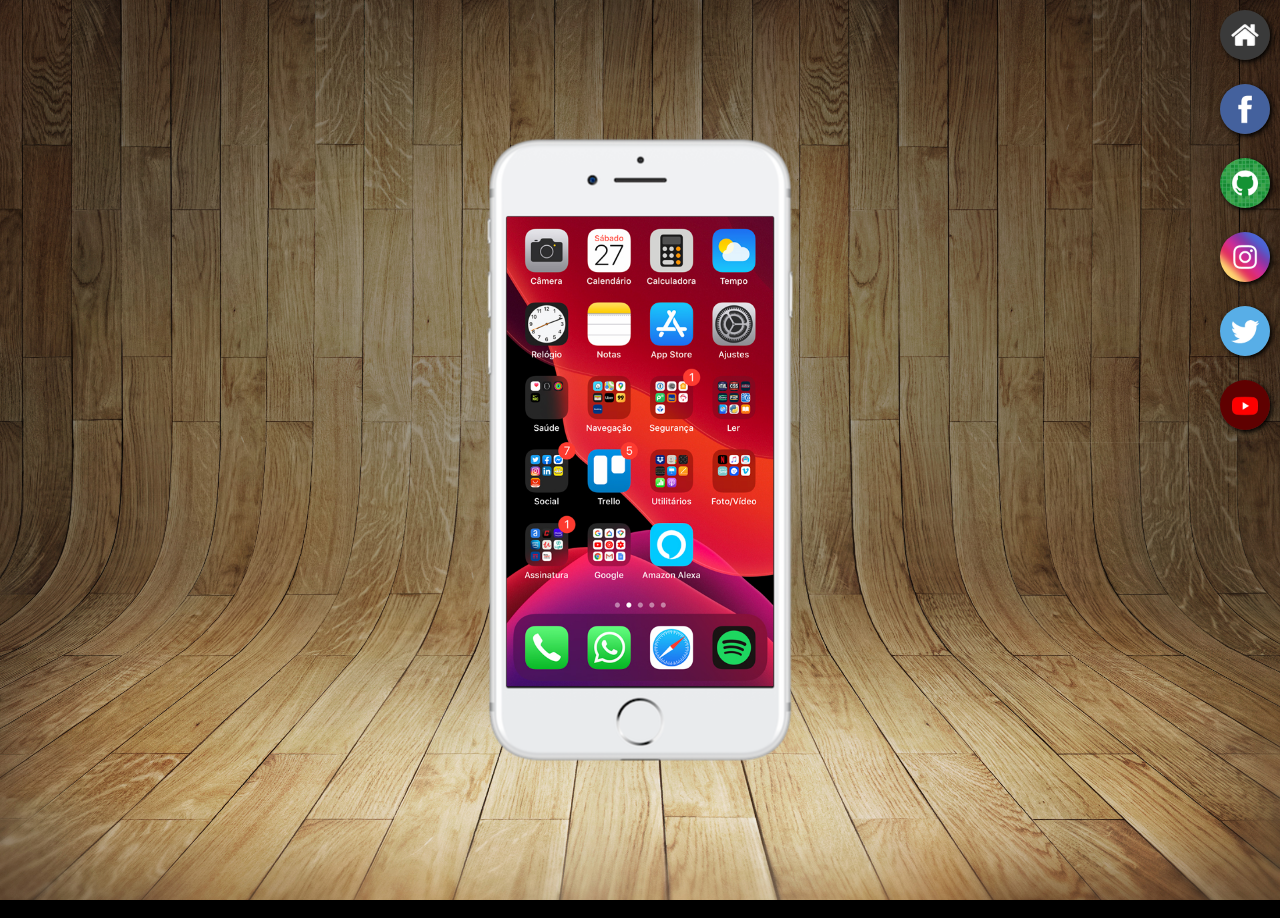
<file: index.html>
<!DOCTYPE html>
<html lang="pt-br">
<head>
    <meta charset="UTF-8">
    <meta http-equiv="X-UA-Compatible" content="IE=edge">
    <meta name="viewport" content="width=device-width, initial-scale=1.0">
    <title>Projeto Redes Sociais</title>
    <link rel="shortcut icon" href="favicon.ico" type="image/x-icon">
<link rel="stylesheet" href="style.css">
</head>
<body>
    <main>
        <section id="telefone">
            <iframe src="home.html" name="tela" id="tela" frameborder="0">
                Seu navegador não é compativel com isso. <!-- só aparece se o navegador não carregar o iframe -->
            </iframe>
        </section>

        <section id="redes-sociais">
            <a href="home.html" target="tela"><img src="imagens/logo-home.jpg" alt=""></a><br>
            <a href="facebook.html" target="tela"><img src="imagens/logo-facebook.jpg" alt="" ></a><br>
            <a href="github.html" target="tela"><img src="imagens/logo-github.jpg" alt=""></a><br>
            <a href="instagram.html" target="tela"><img src="imagens/logo-instagram.jpg" alt=""></a><br>
            <a href="twiter.html" target="tela"><img src="imagens/logo-twitter.jpg" alt=""></a><br>
            <a href="youtube.html" target="tela"><img src="imagens/logo-youtube.jpg" alt=""></a>
        </section>
    </main>
</body>
</html>
<!--para criar a imagem comprida usar o gimp, e cola uma imagem em baixo da outra, tire print das telas que vc vai precisar pelo celular, aumentar o tamanho da imagem pra ir colando uma abaixo da outra.-->>
</file>
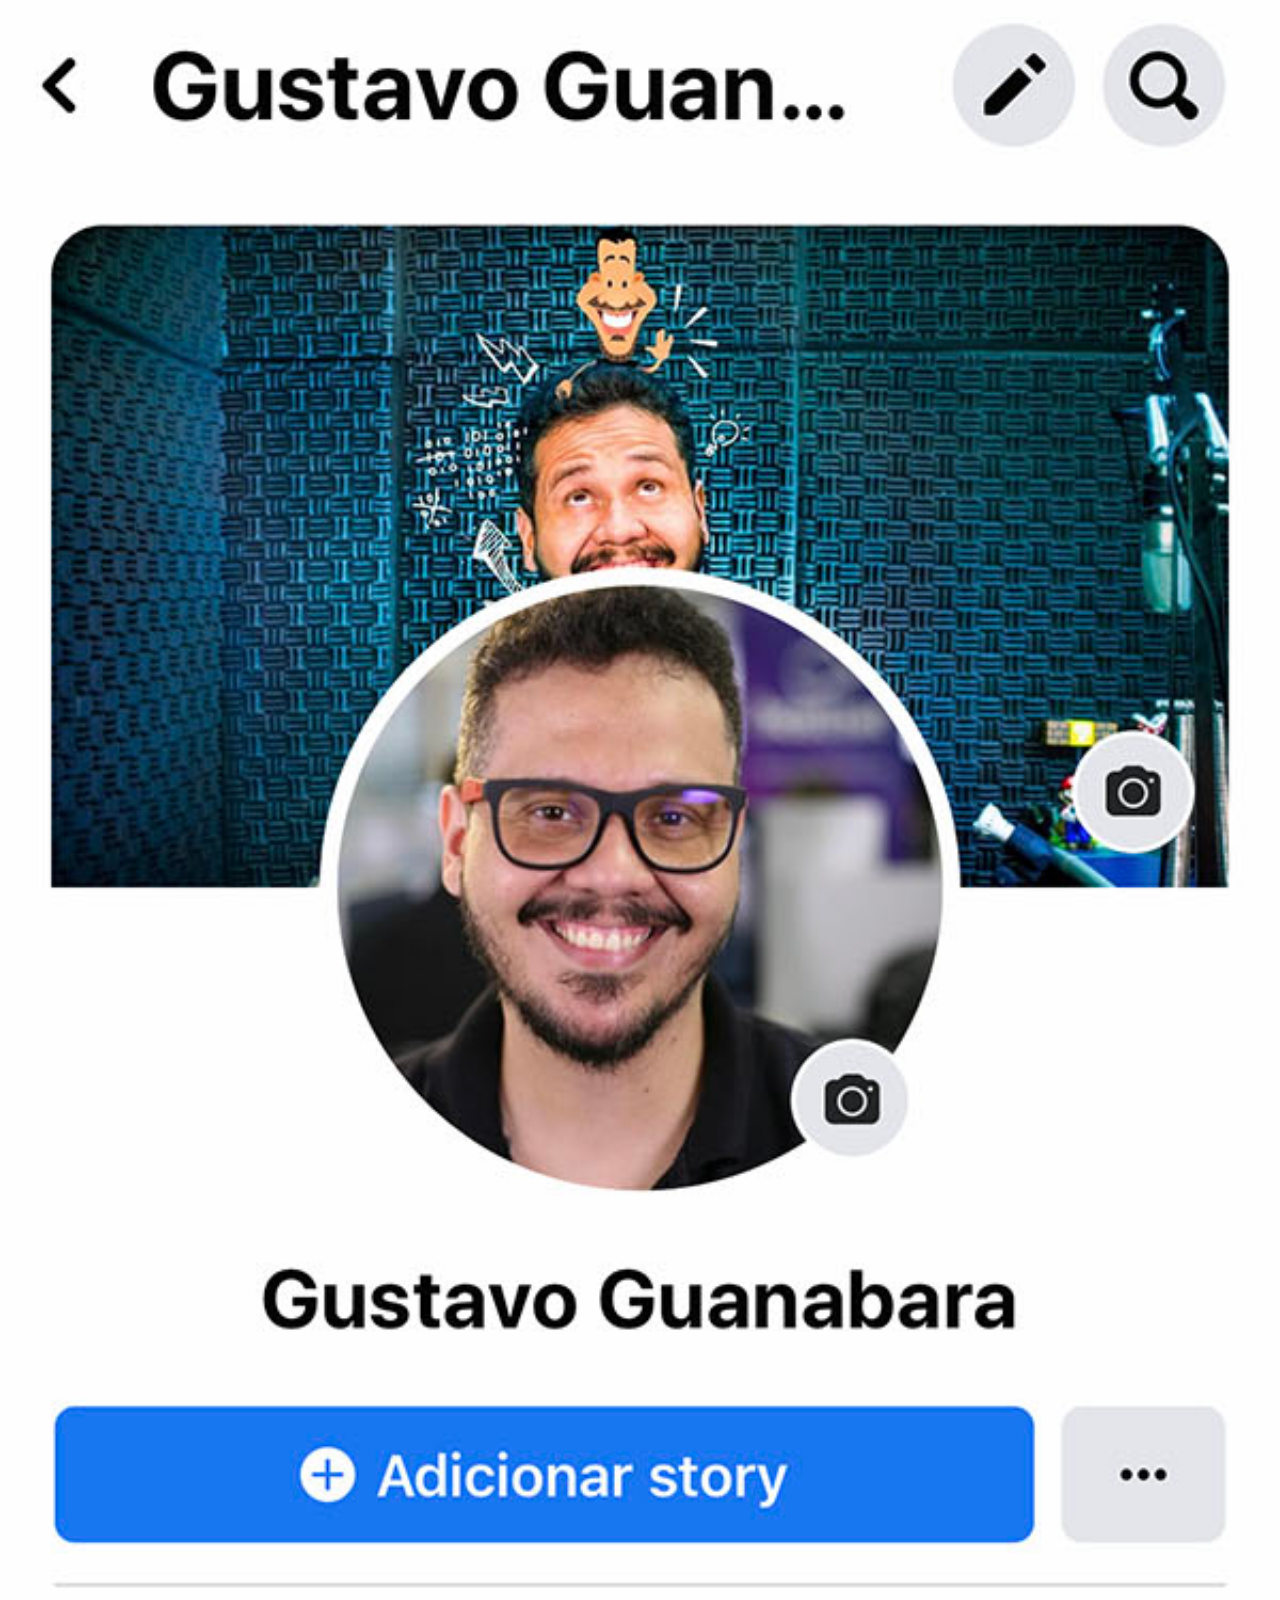
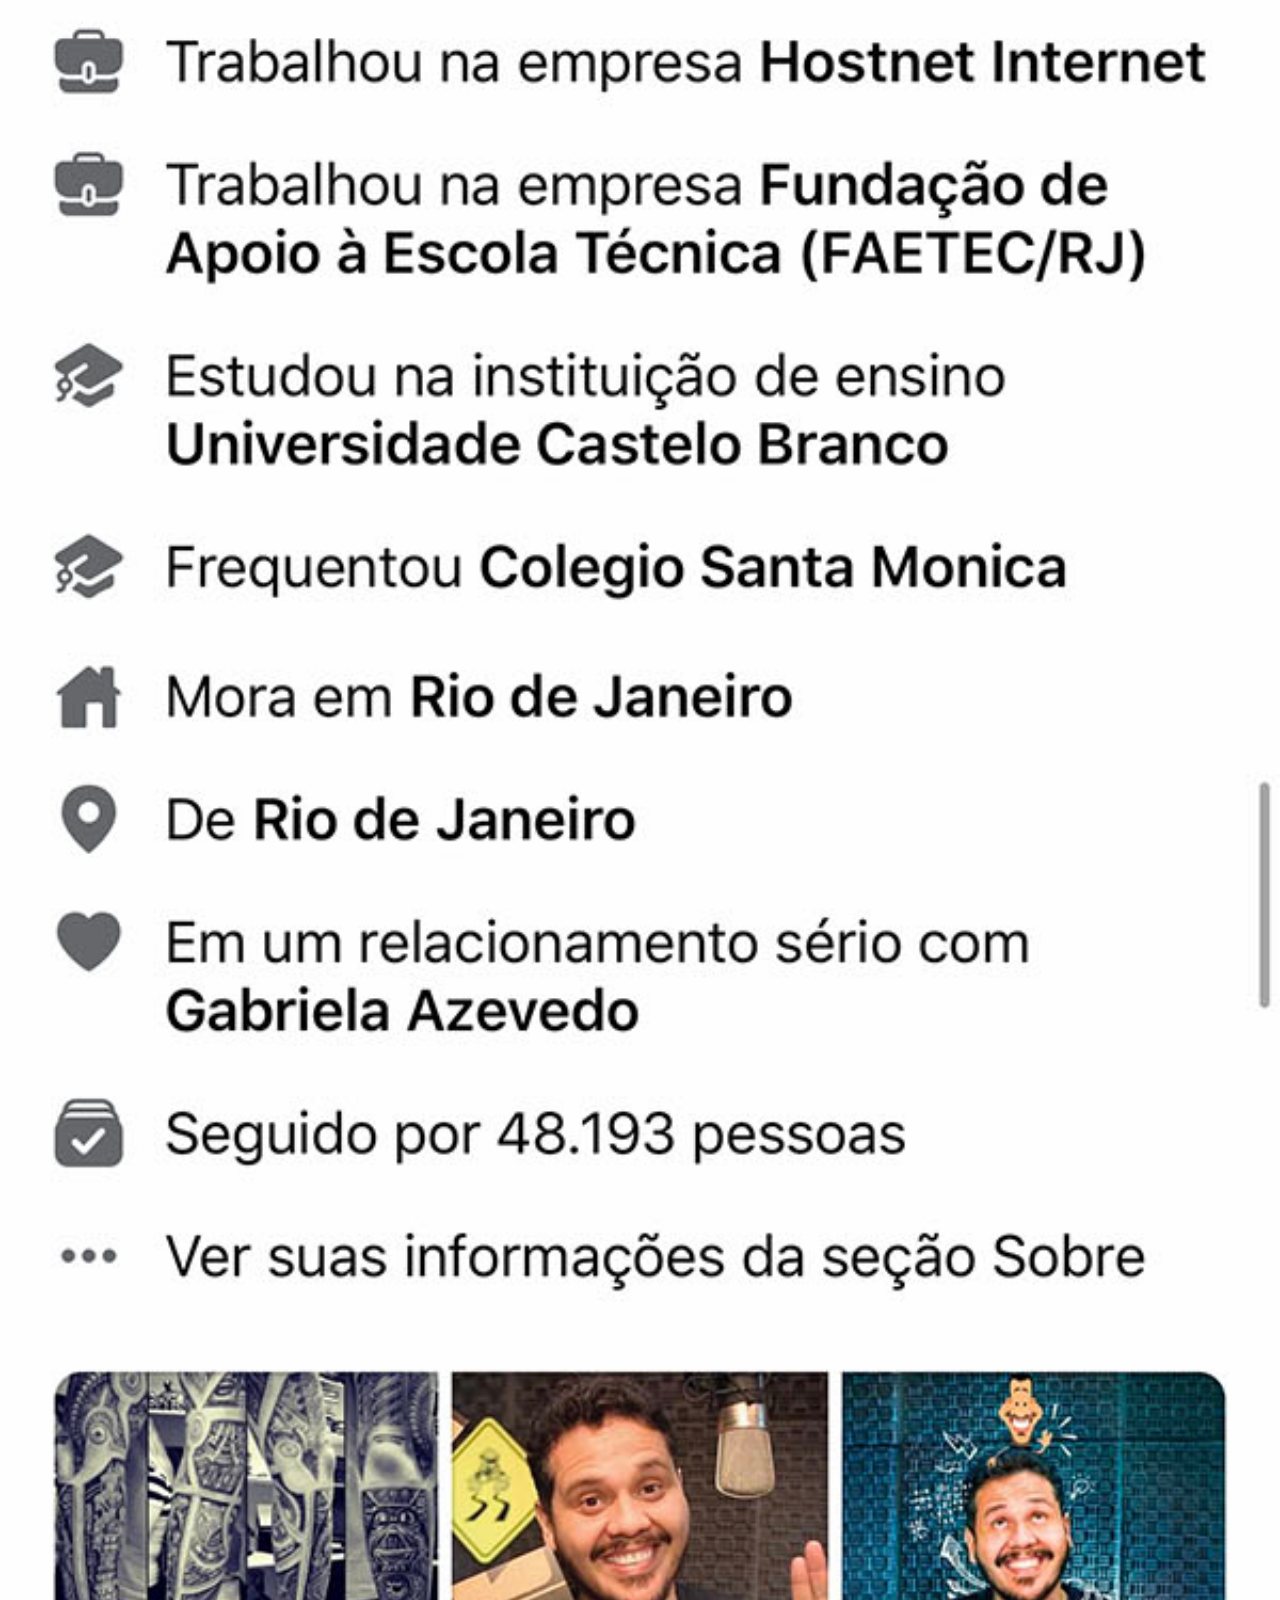
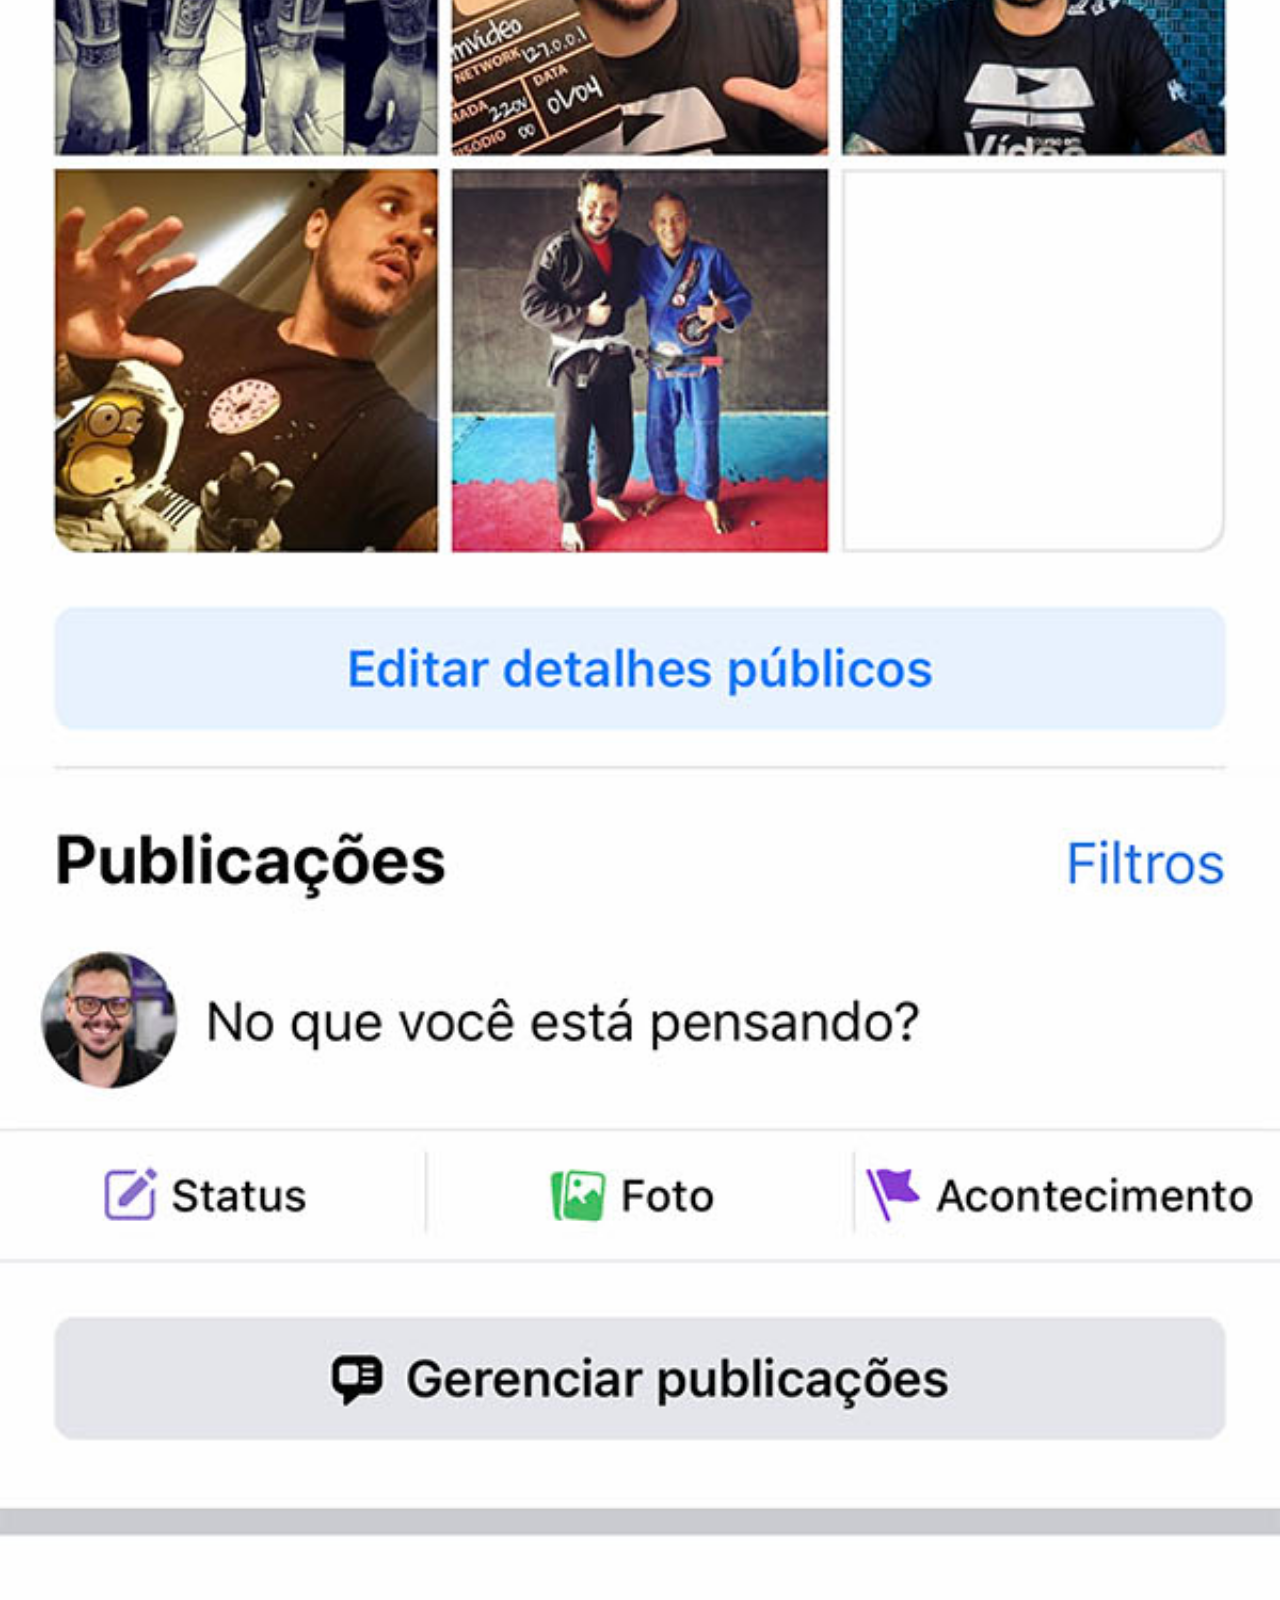
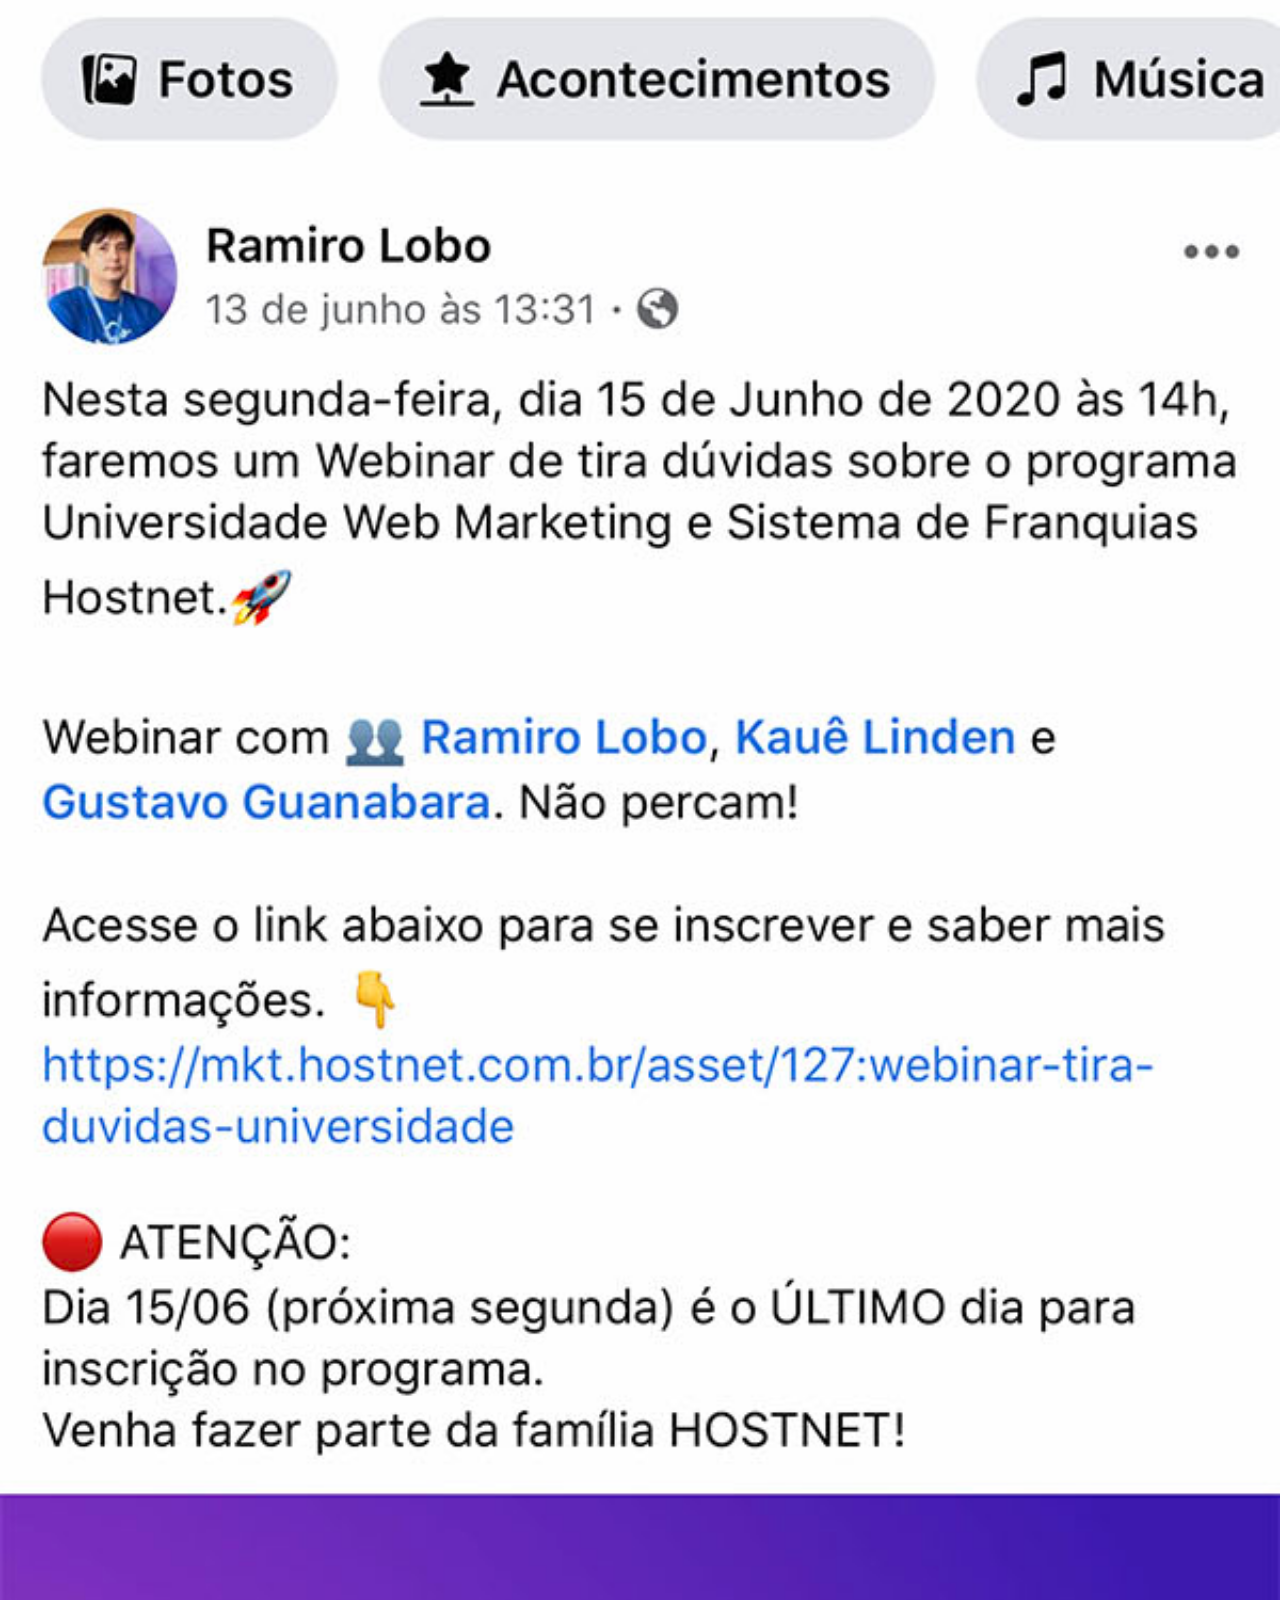
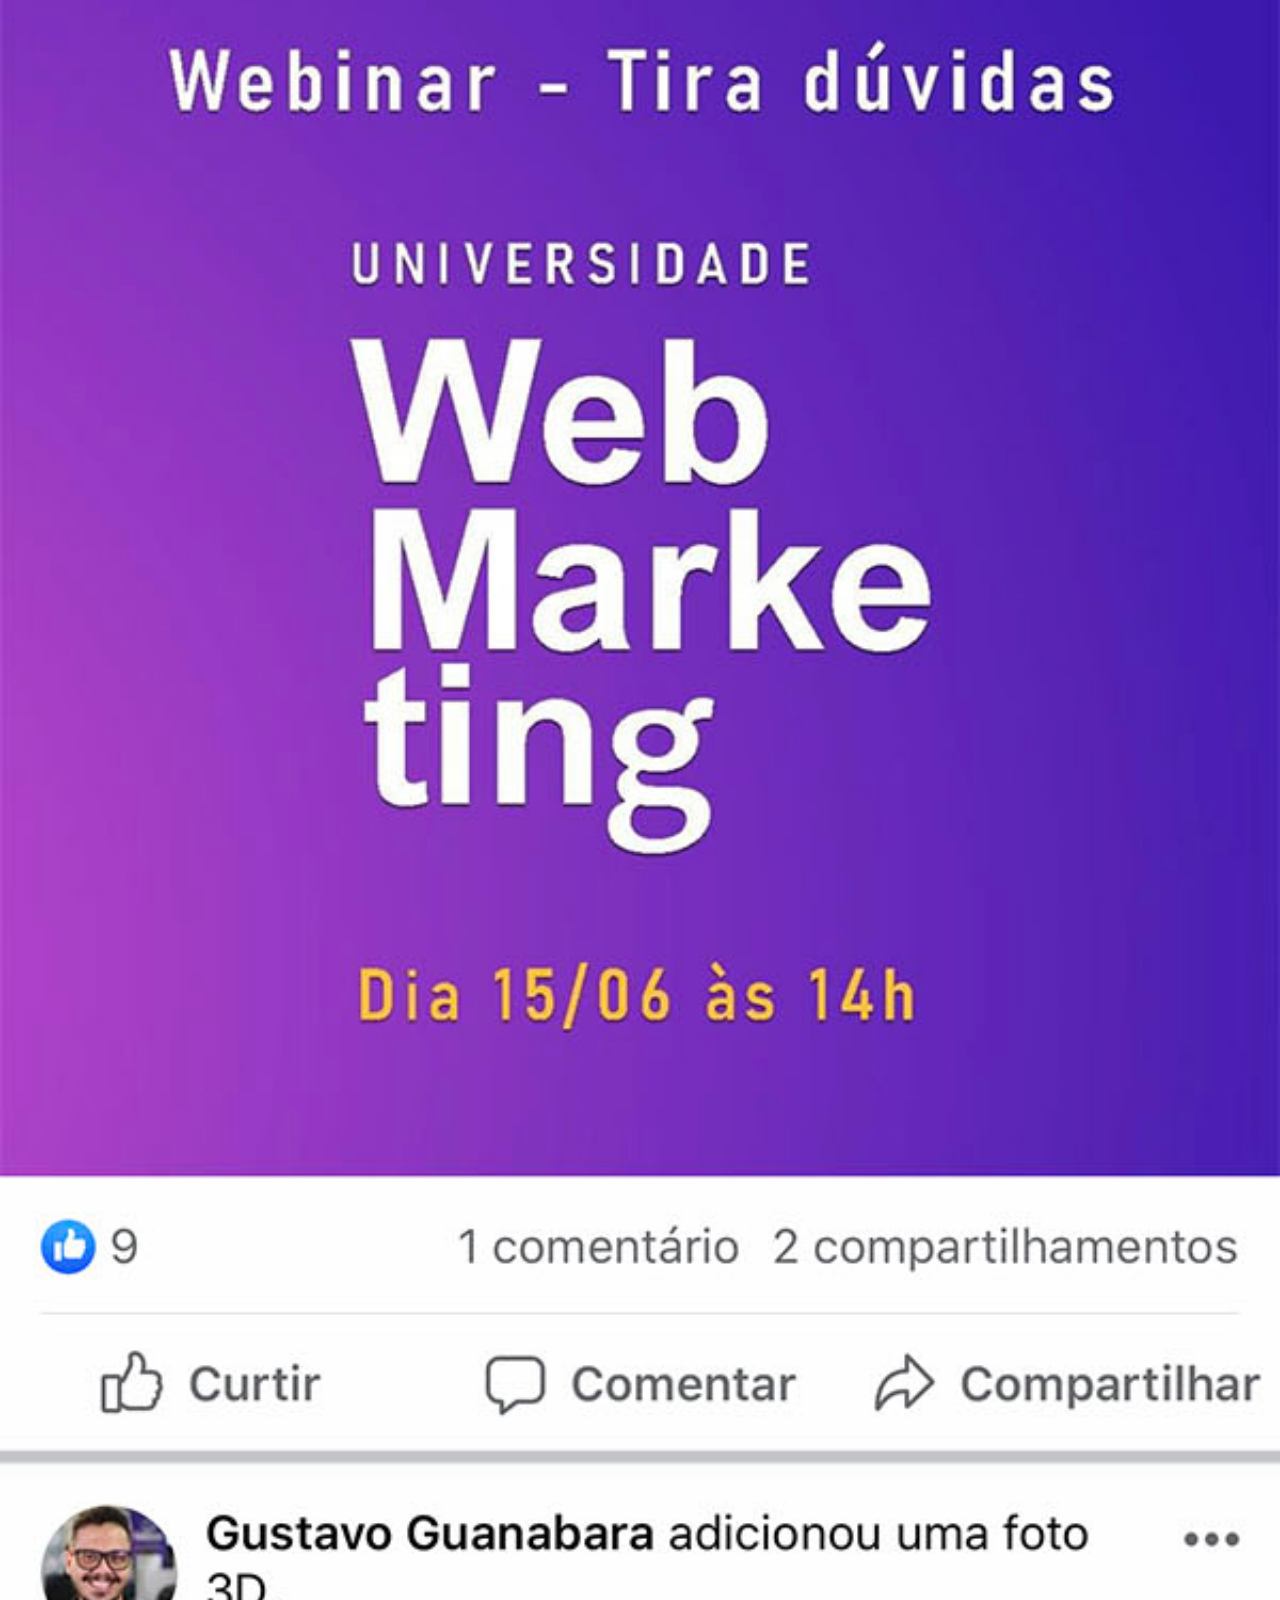
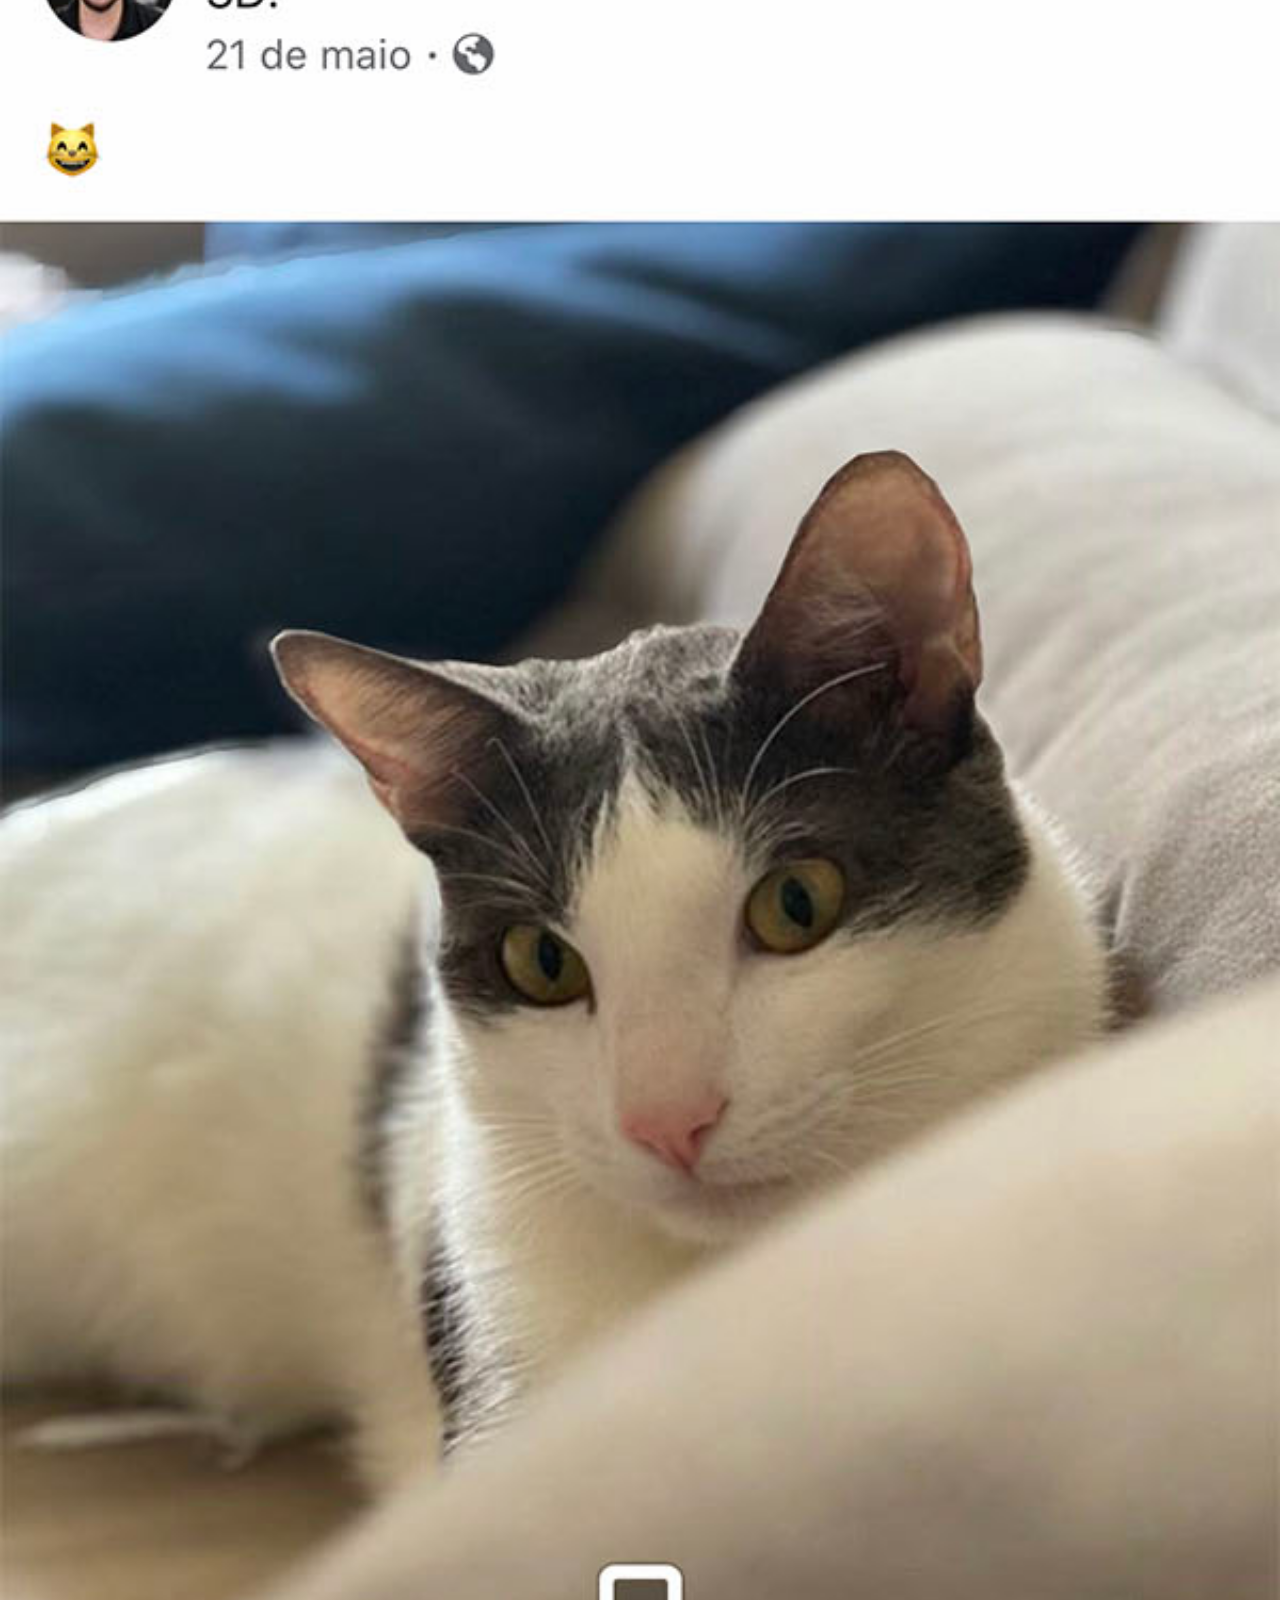
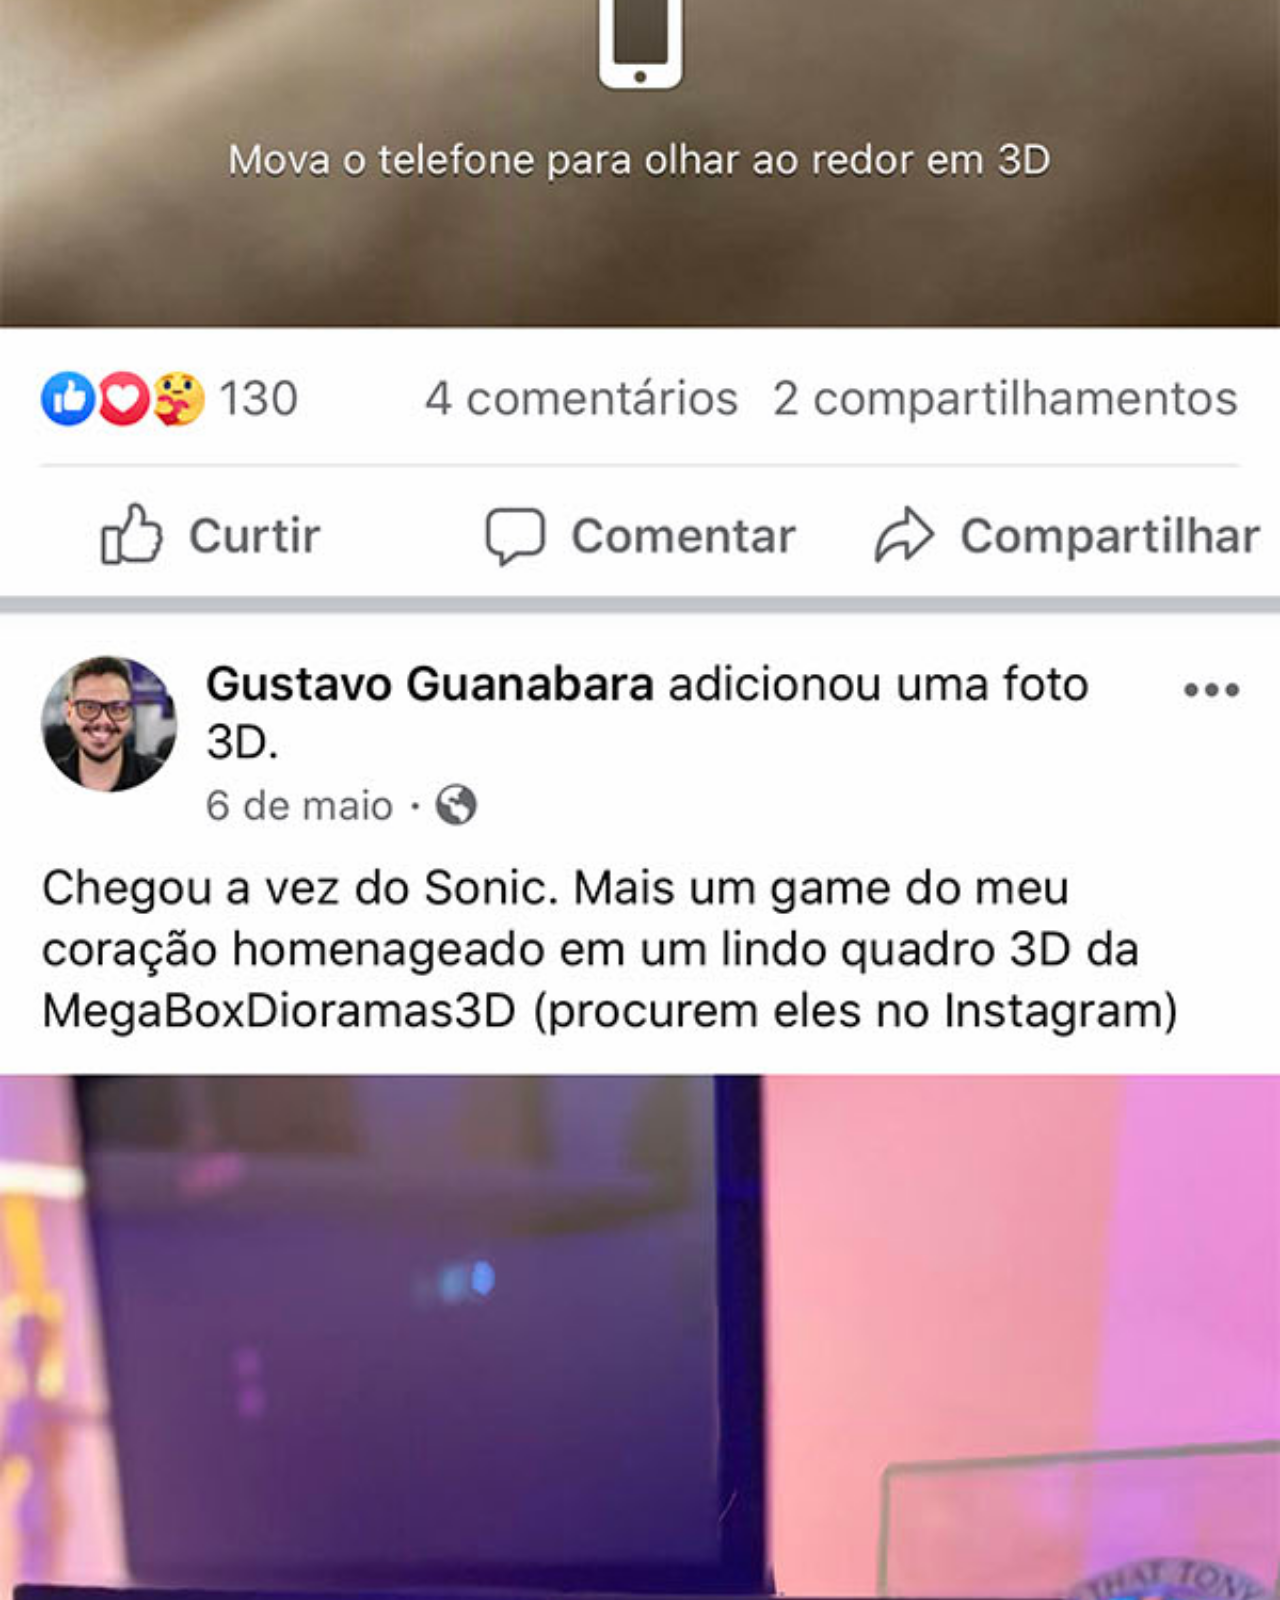
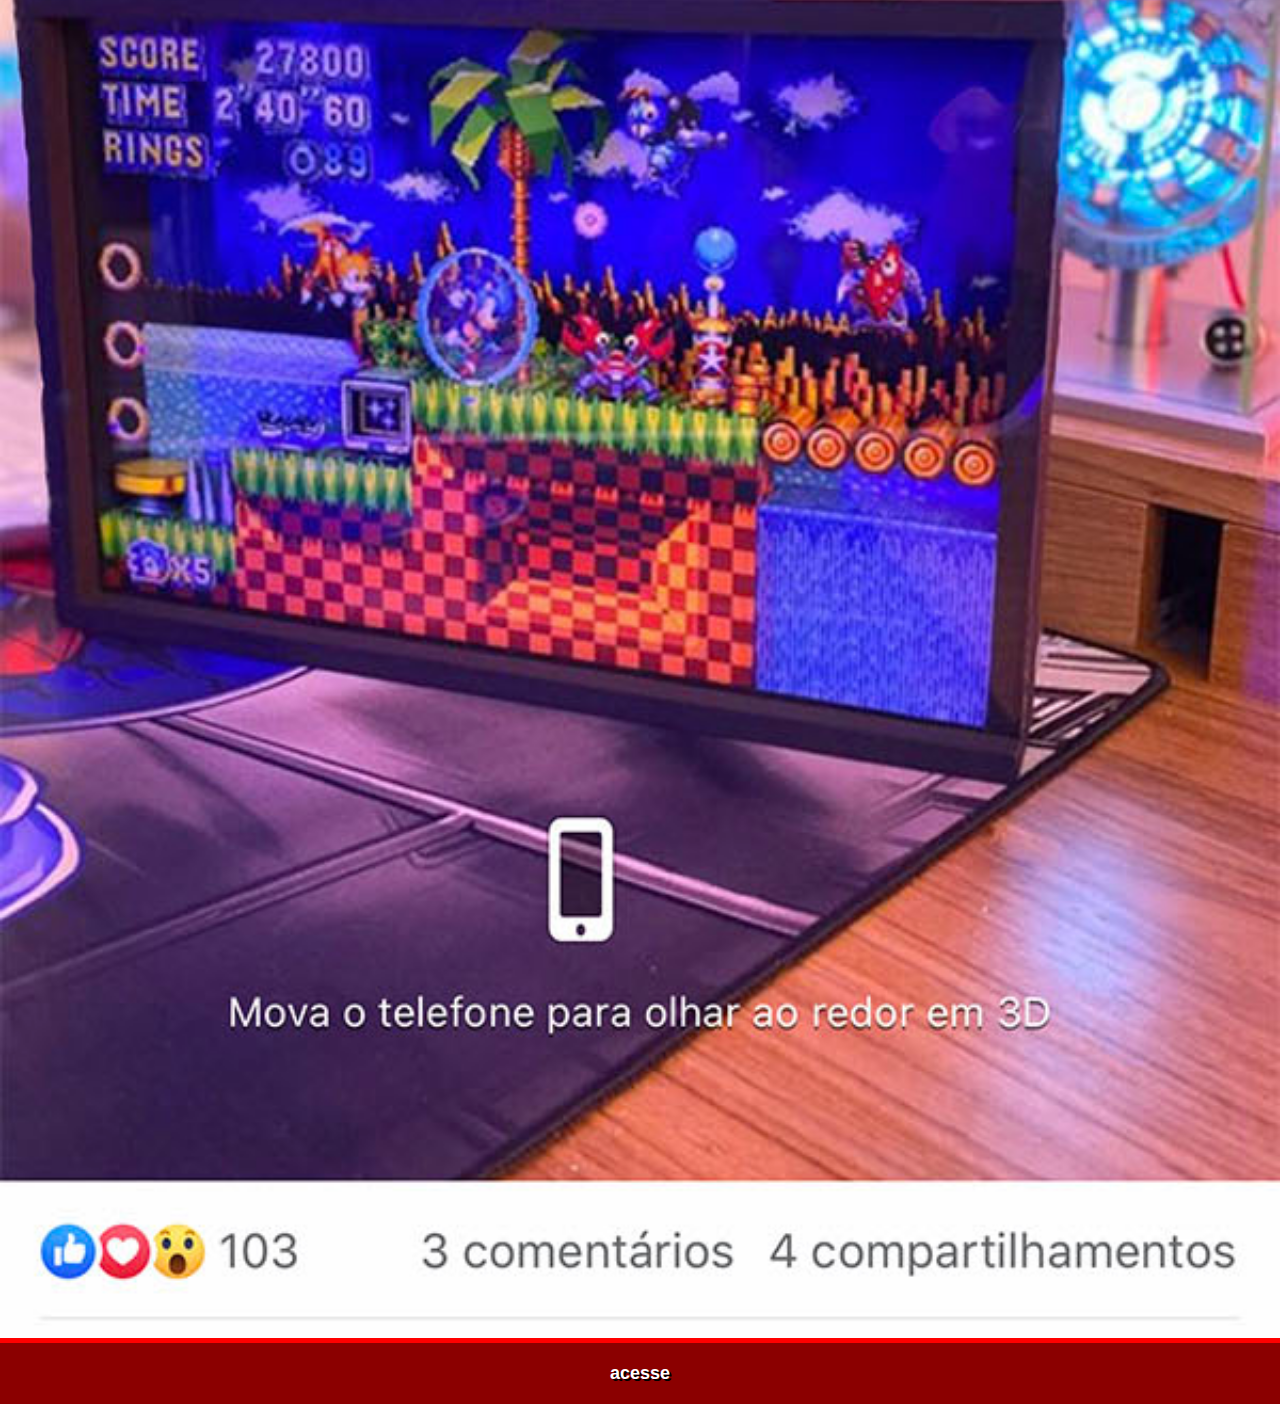
<file: facebook.html>
<!DOCTYPE html>
<html lang="pt-br">
<head>
    <meta charset="UTF-8">
    <meta http-equiv="X-UA-Compatible" content="IE=edge">
    <meta name="viewport" content="width=device-width, initial-scale=1.0">
    <title>facebook</title>
    <link rel="stylesheet" href="social.css">
</head>
<body>

    <img src="imagens/tela-facebook.jpg" alt="">
    <a href="https://www.facebook.com/" target="_blank" >acesse</a>

</body>
</html>
</file>
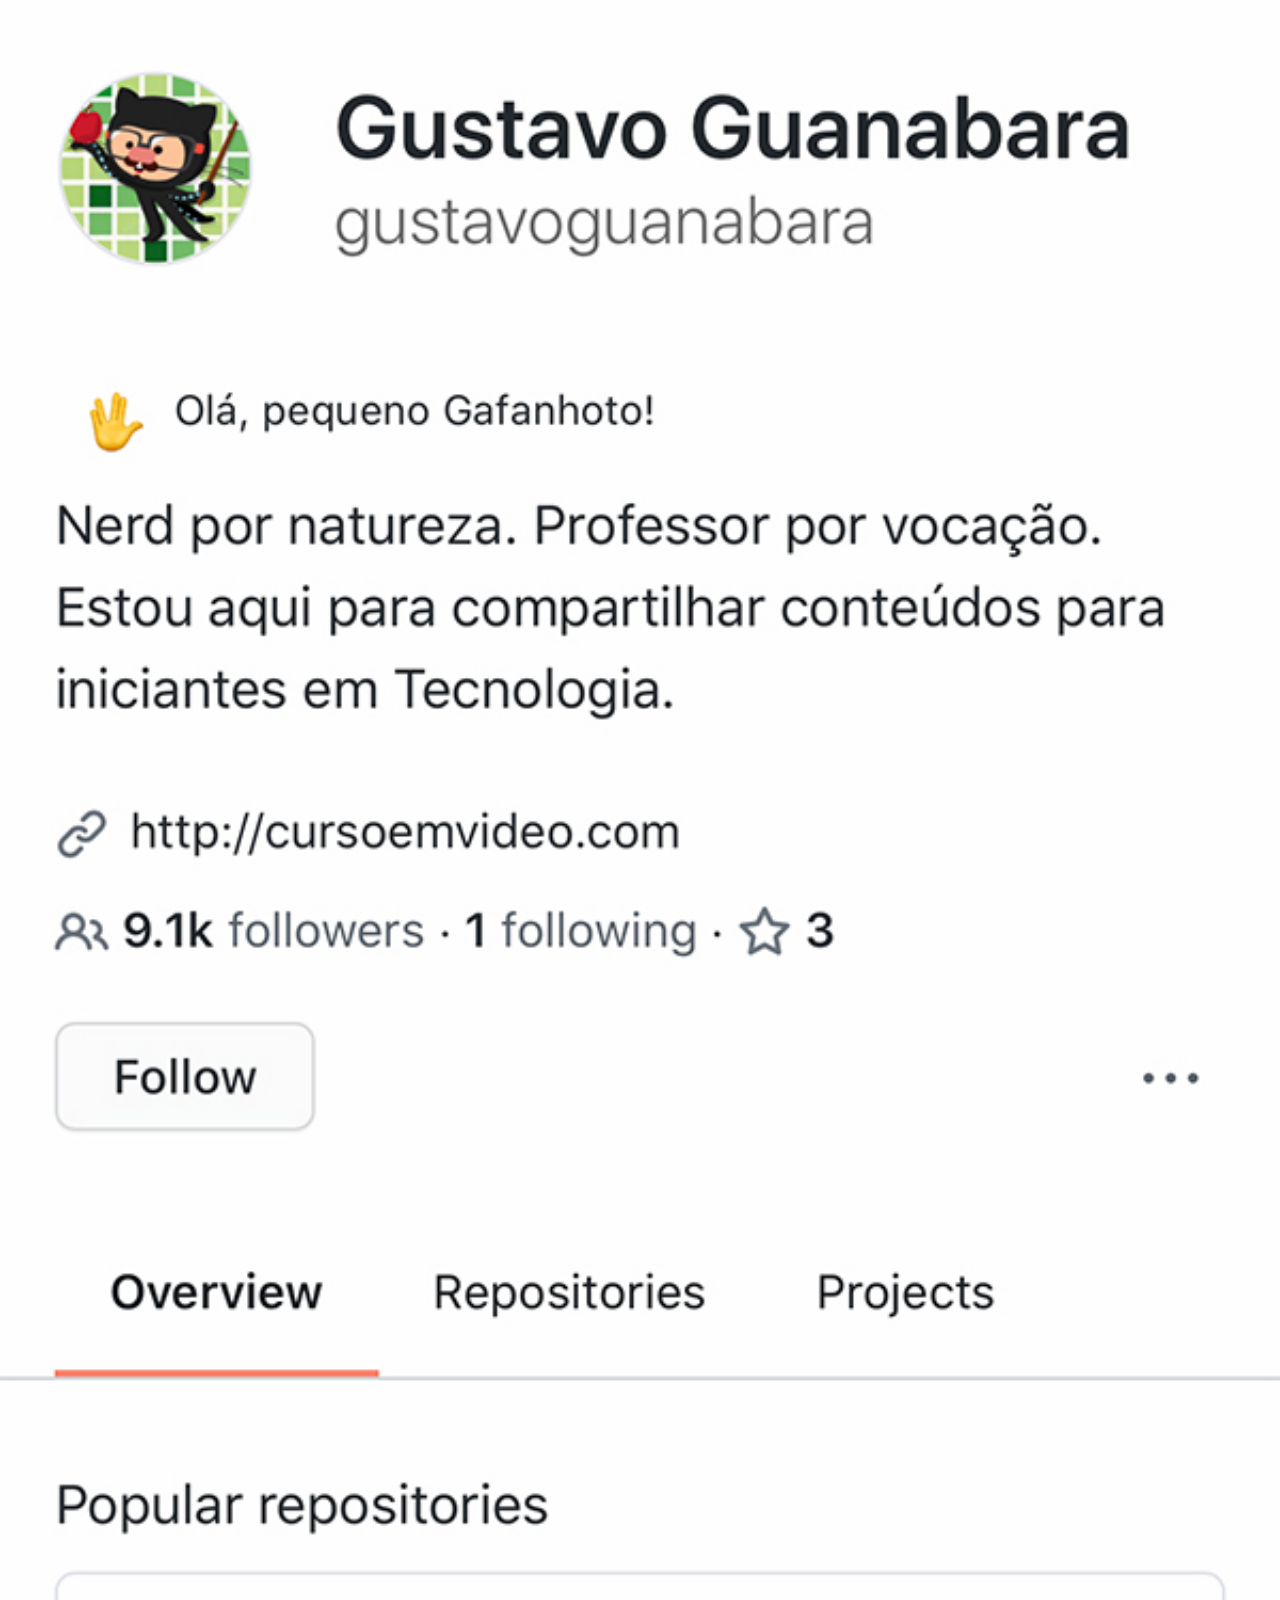
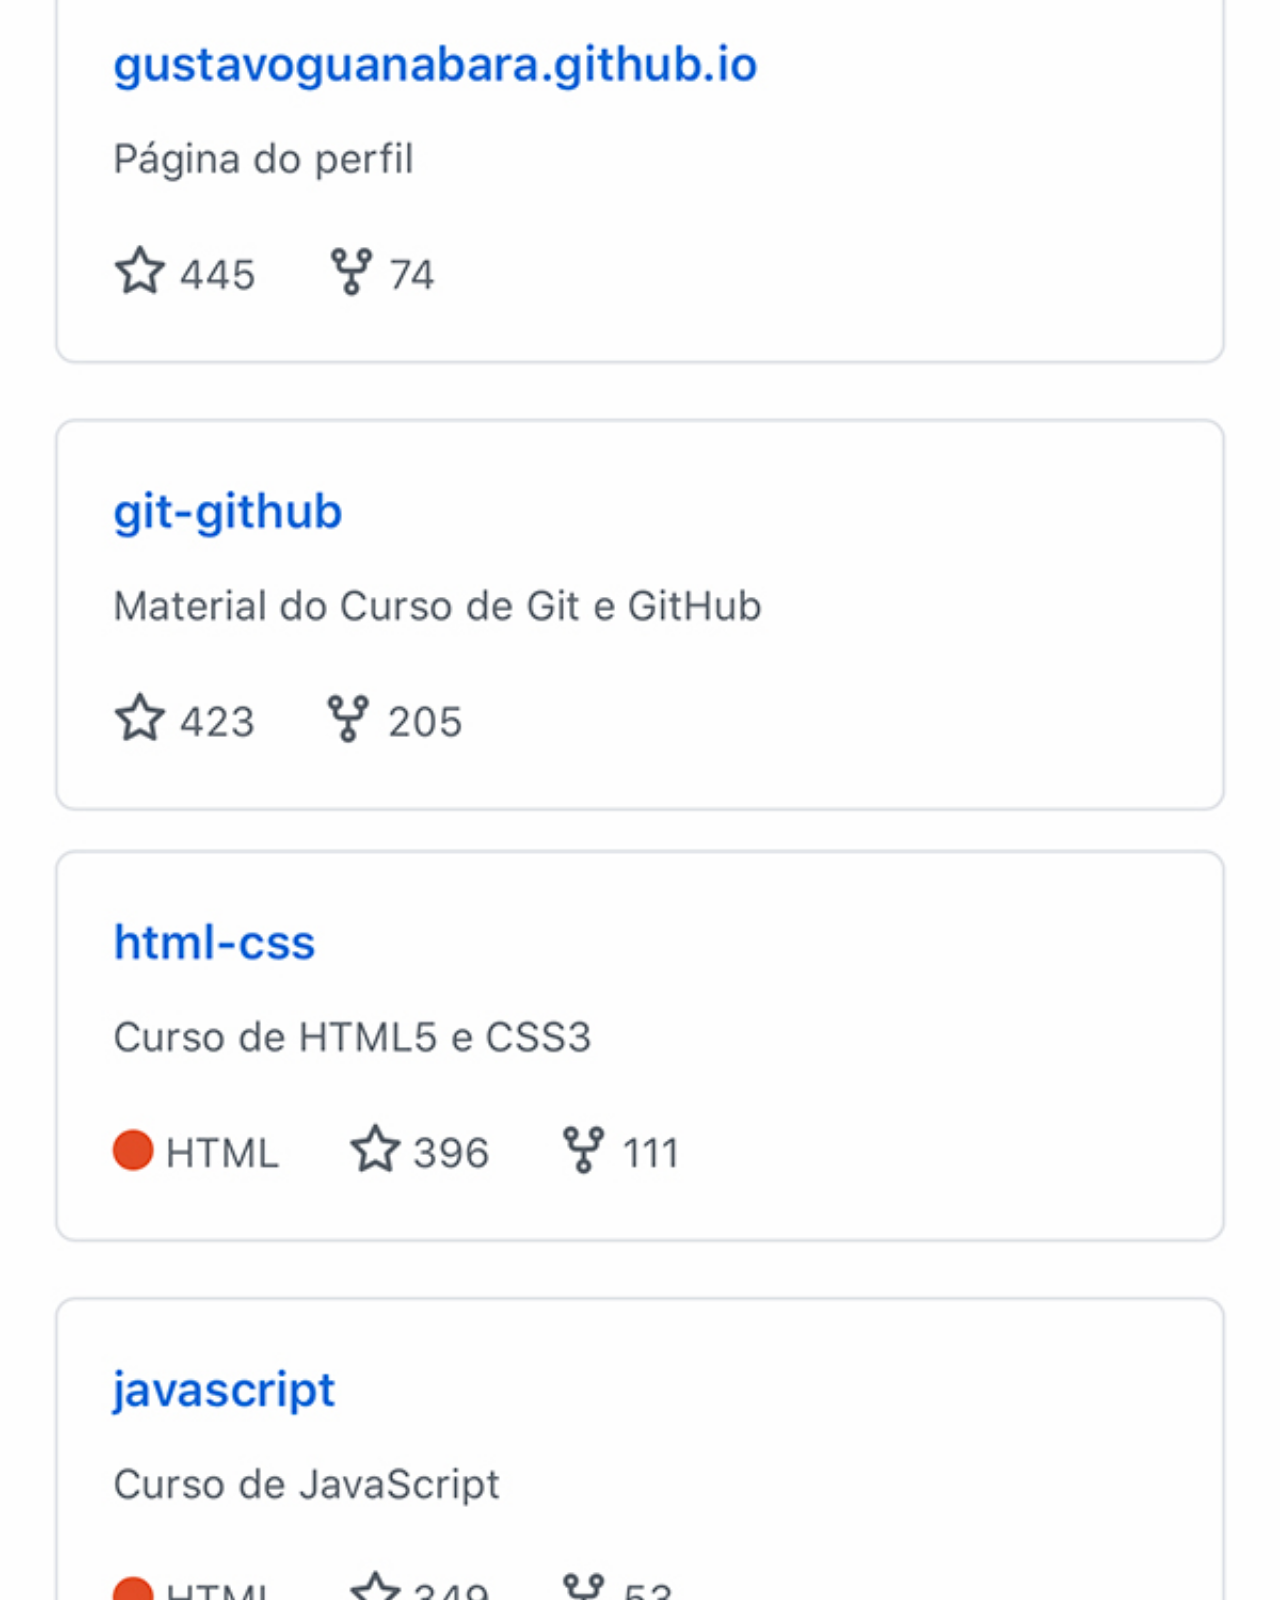
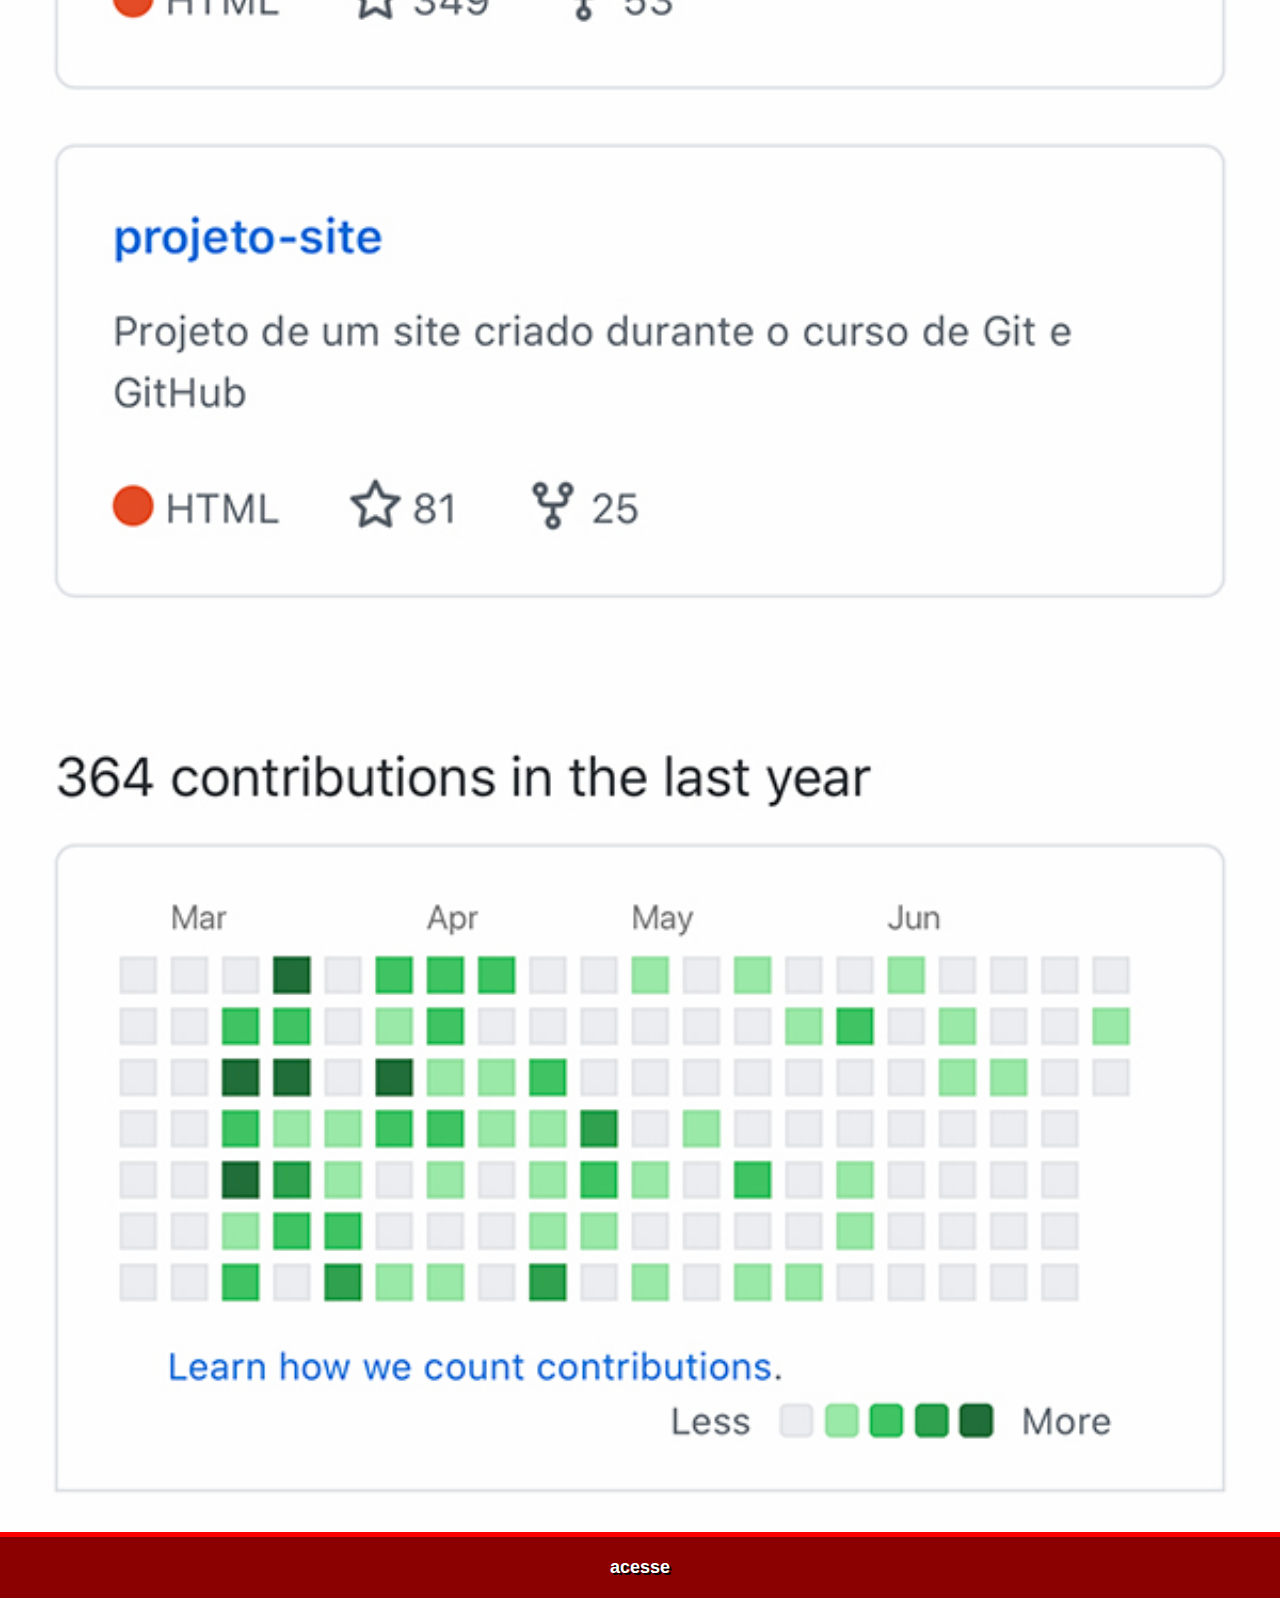
<file: github.html>
<!DOCTYPE html>
<html lang="pt-br">
<head>
    <meta charset="UTF-8">
    <meta http-equiv="X-UA-Compatible" content="IE=edge">
    <meta name="viewport" content="width=device-width, initial-scale=1.0">
    <title>hithub</title>
    <link rel="stylesheet" href="social.css">
</head>
<body>
    
    <img src="imagens/tela-github.jpg" alt="">
    <a href="https://github.com/" target="_blank" >acesse</a>
</body>
</html>
</file>
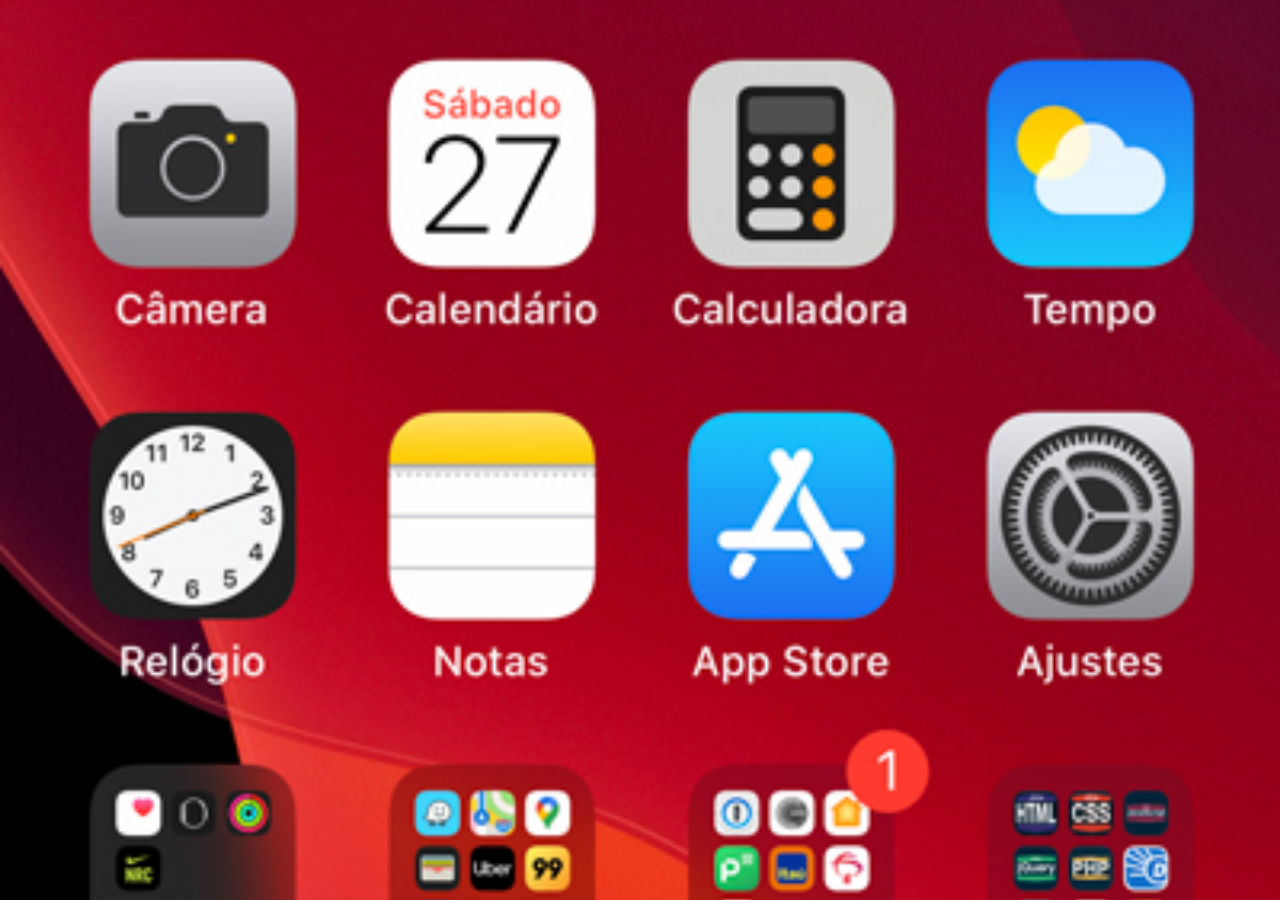
<file: home.html>
<!DOCTYPE html>
<html lang="pt-br">
<head>
    <meta charset="UTF-8">
    <meta http-equiv="X-UA-Compatible" content="IE=edge">
    <meta name="viewport" content="width=device-width, initial-scale=1.0">
    <title>home</title>
</head>
<style>
    * {
        margin: 0px;
        padding: 0px;
    }
    body {
        width: 100vw;
        height: 100vh;
        background: black url(imagens/tela-home.jpg) no-repeat top center;
        background-size:cover ;
    }
</style>
<body>
    
</body>
</html>
</file>
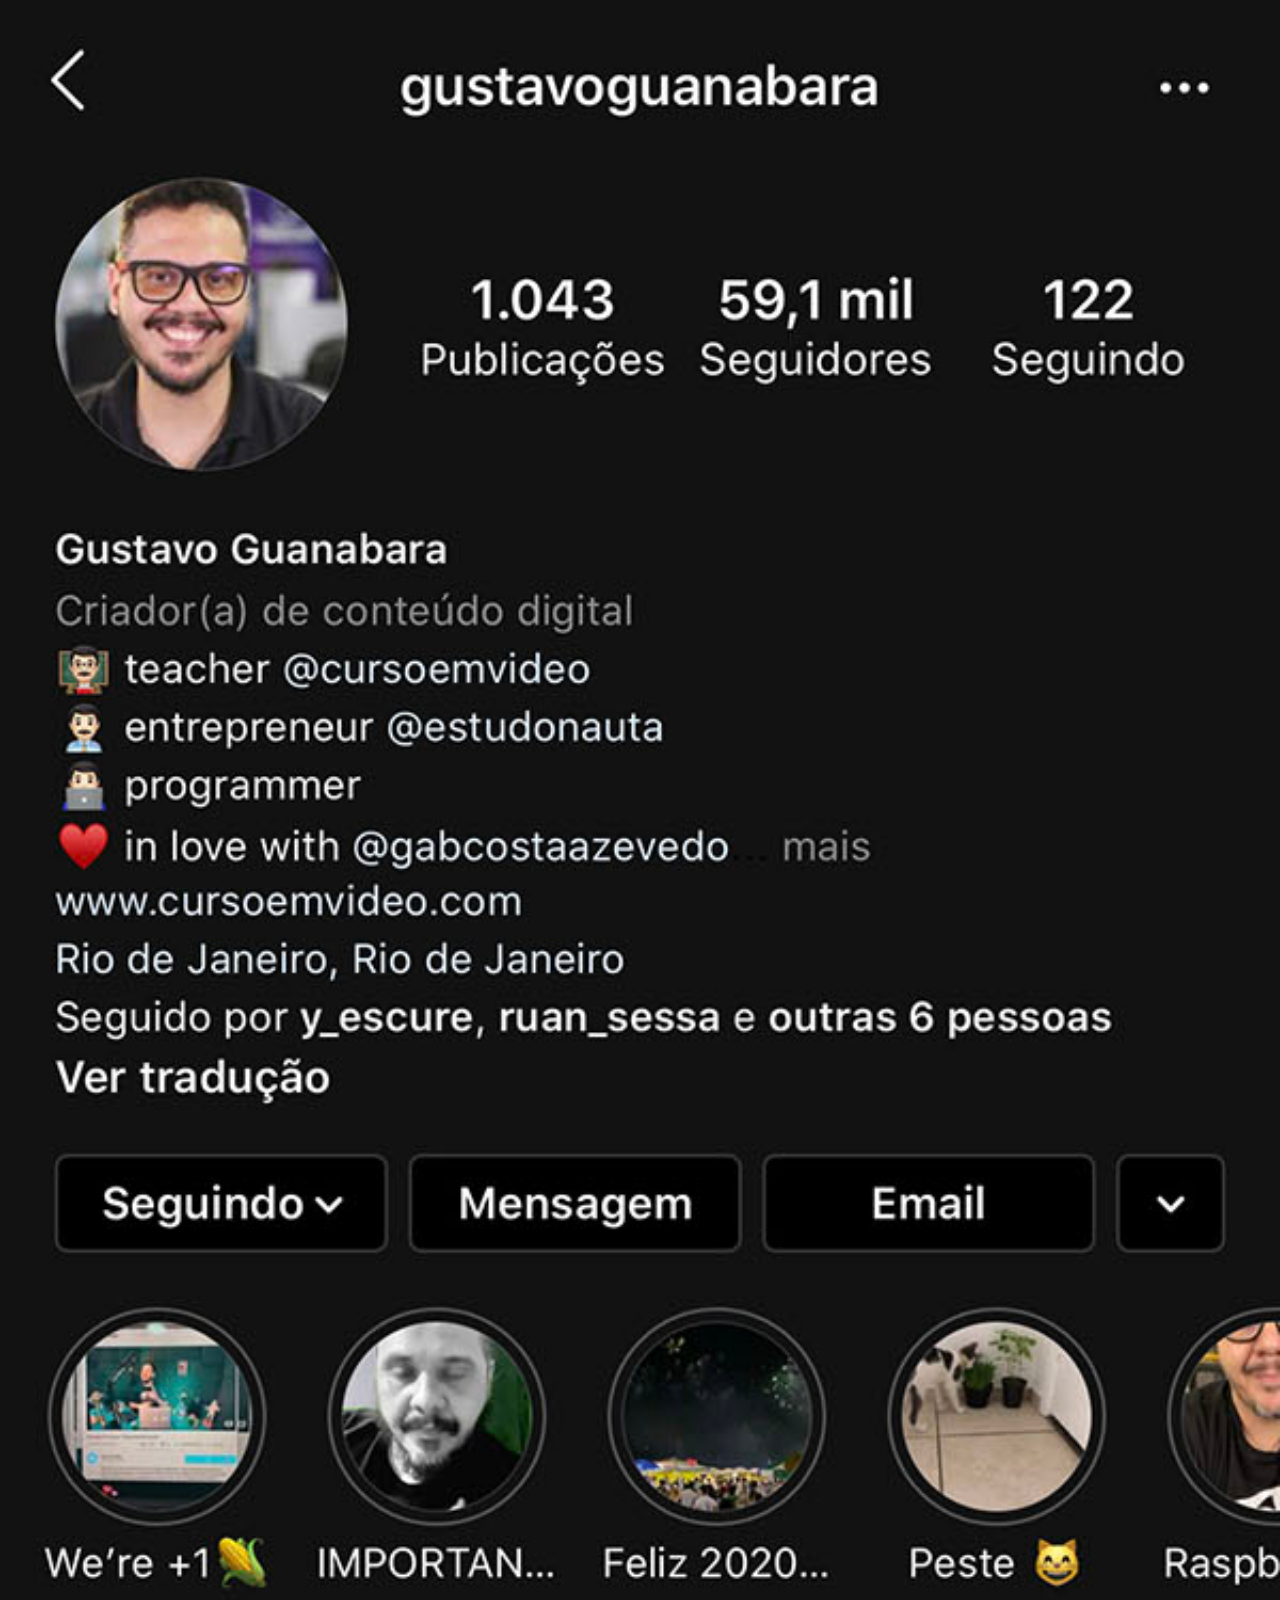
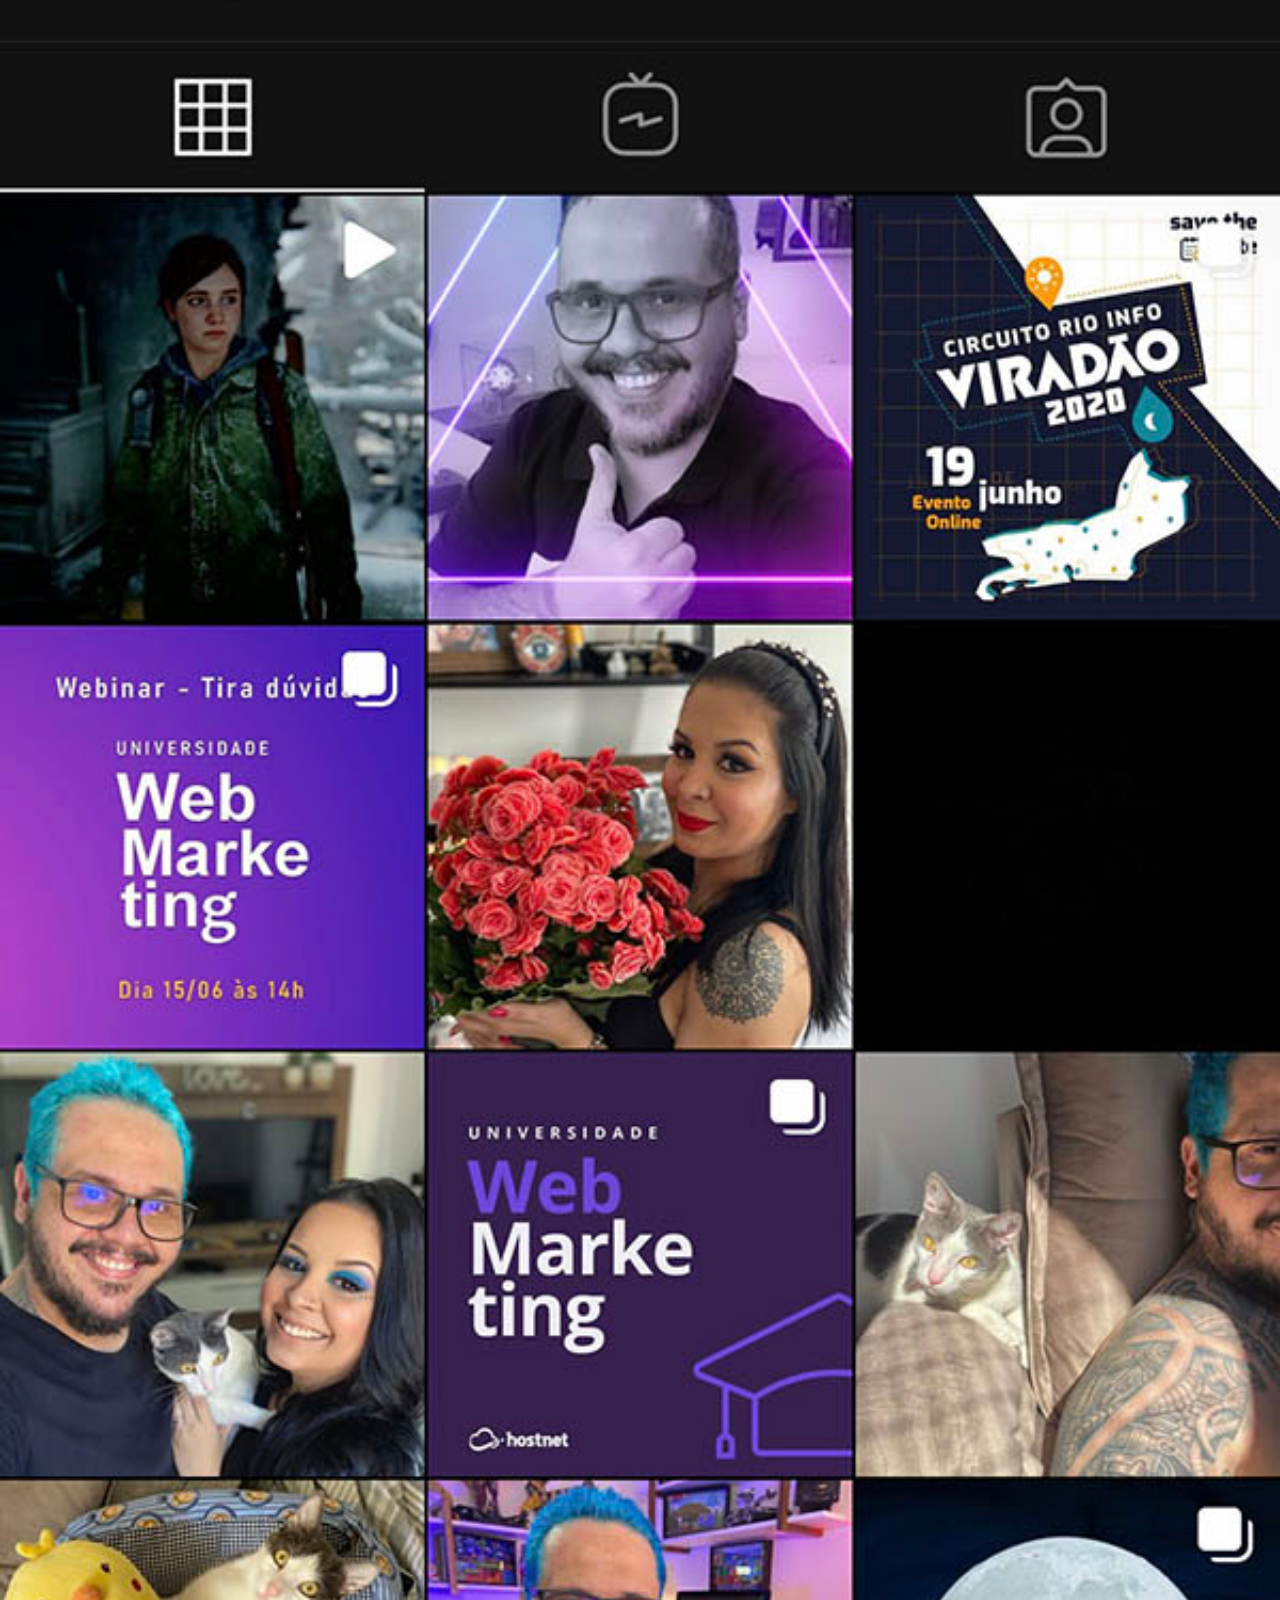
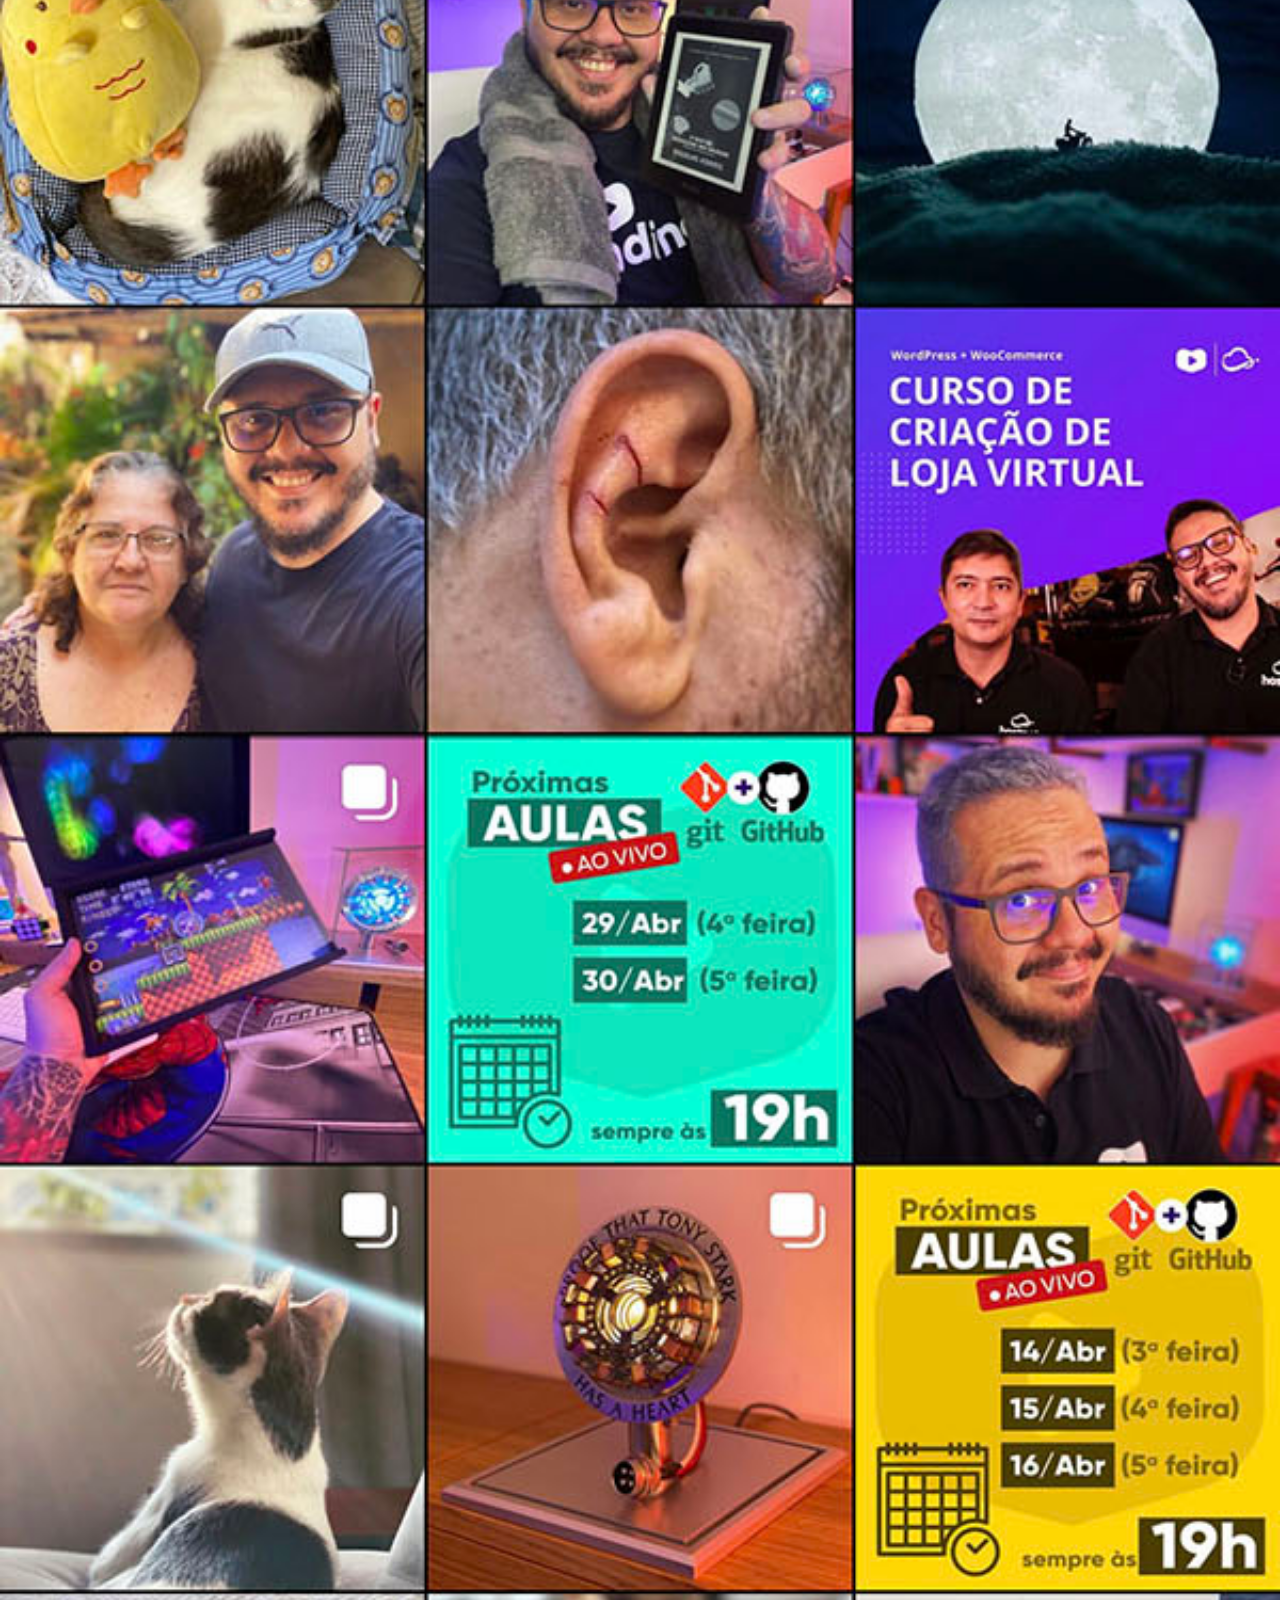
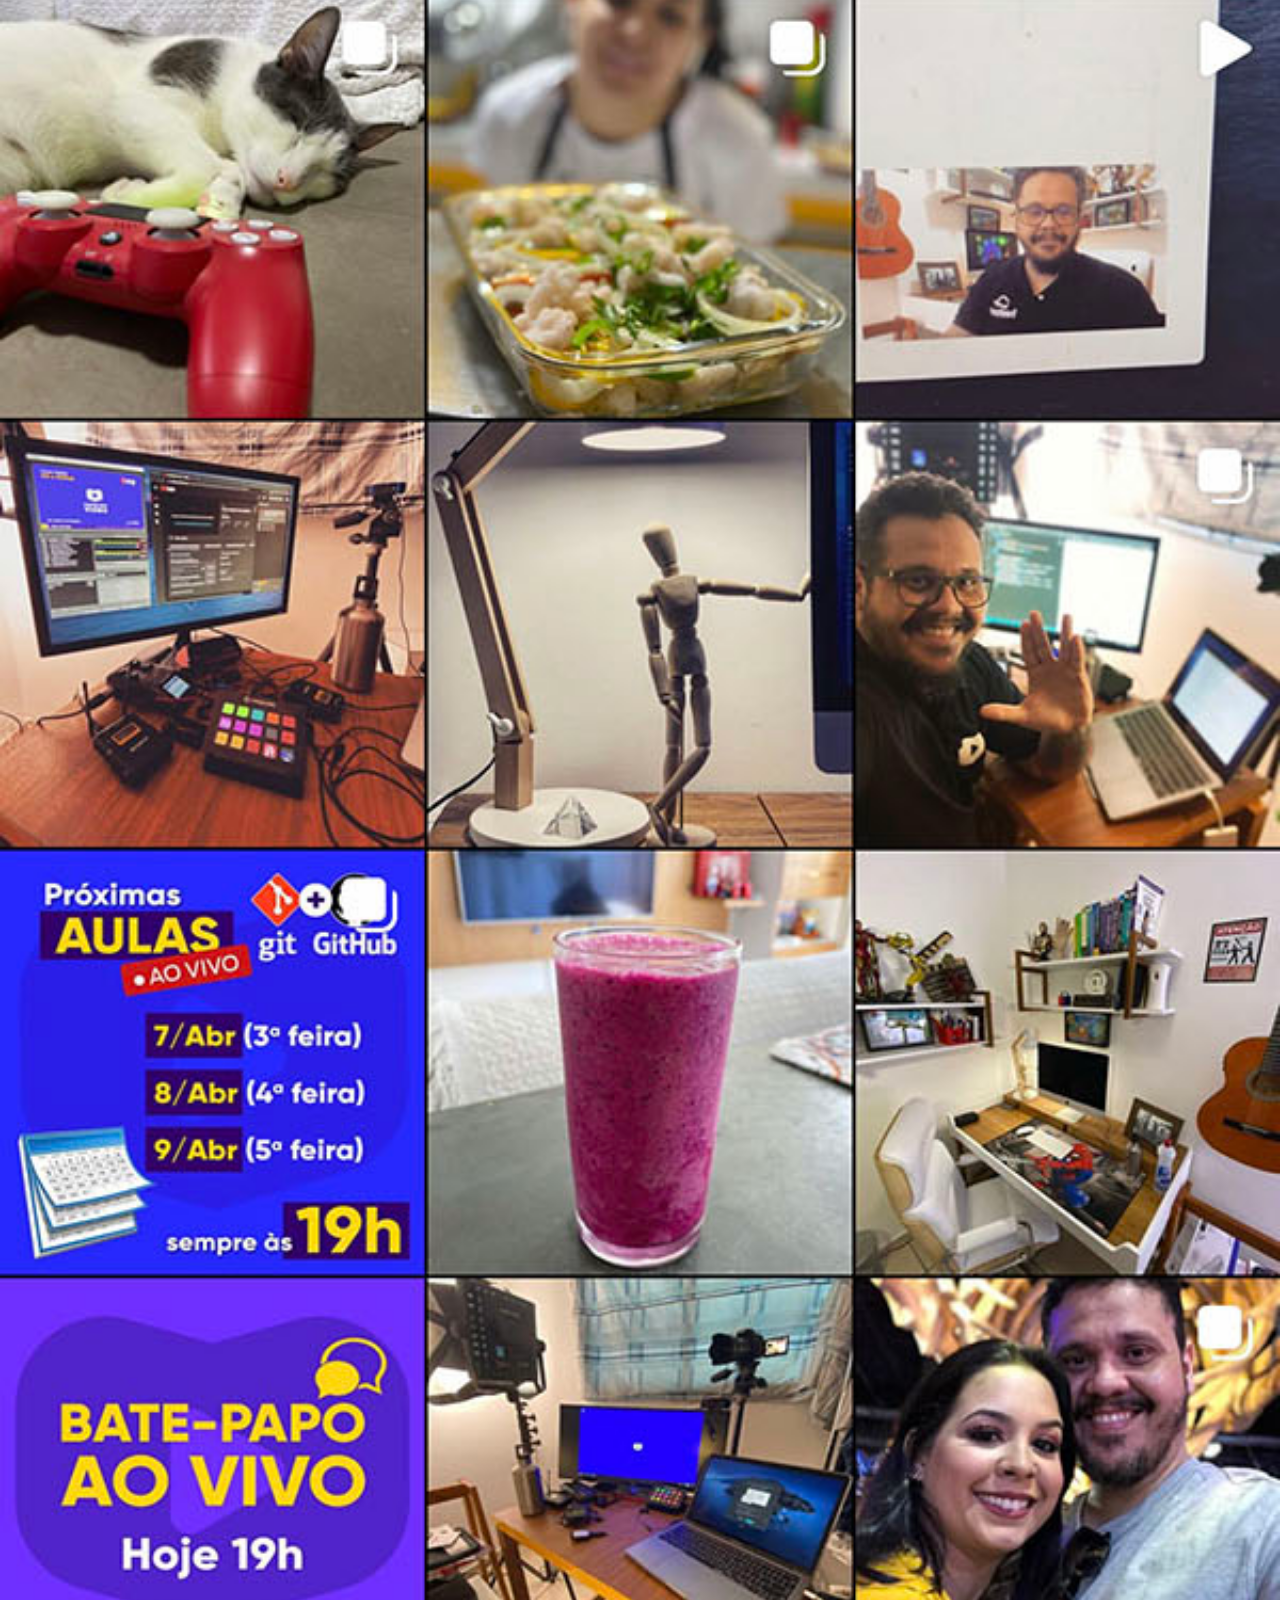
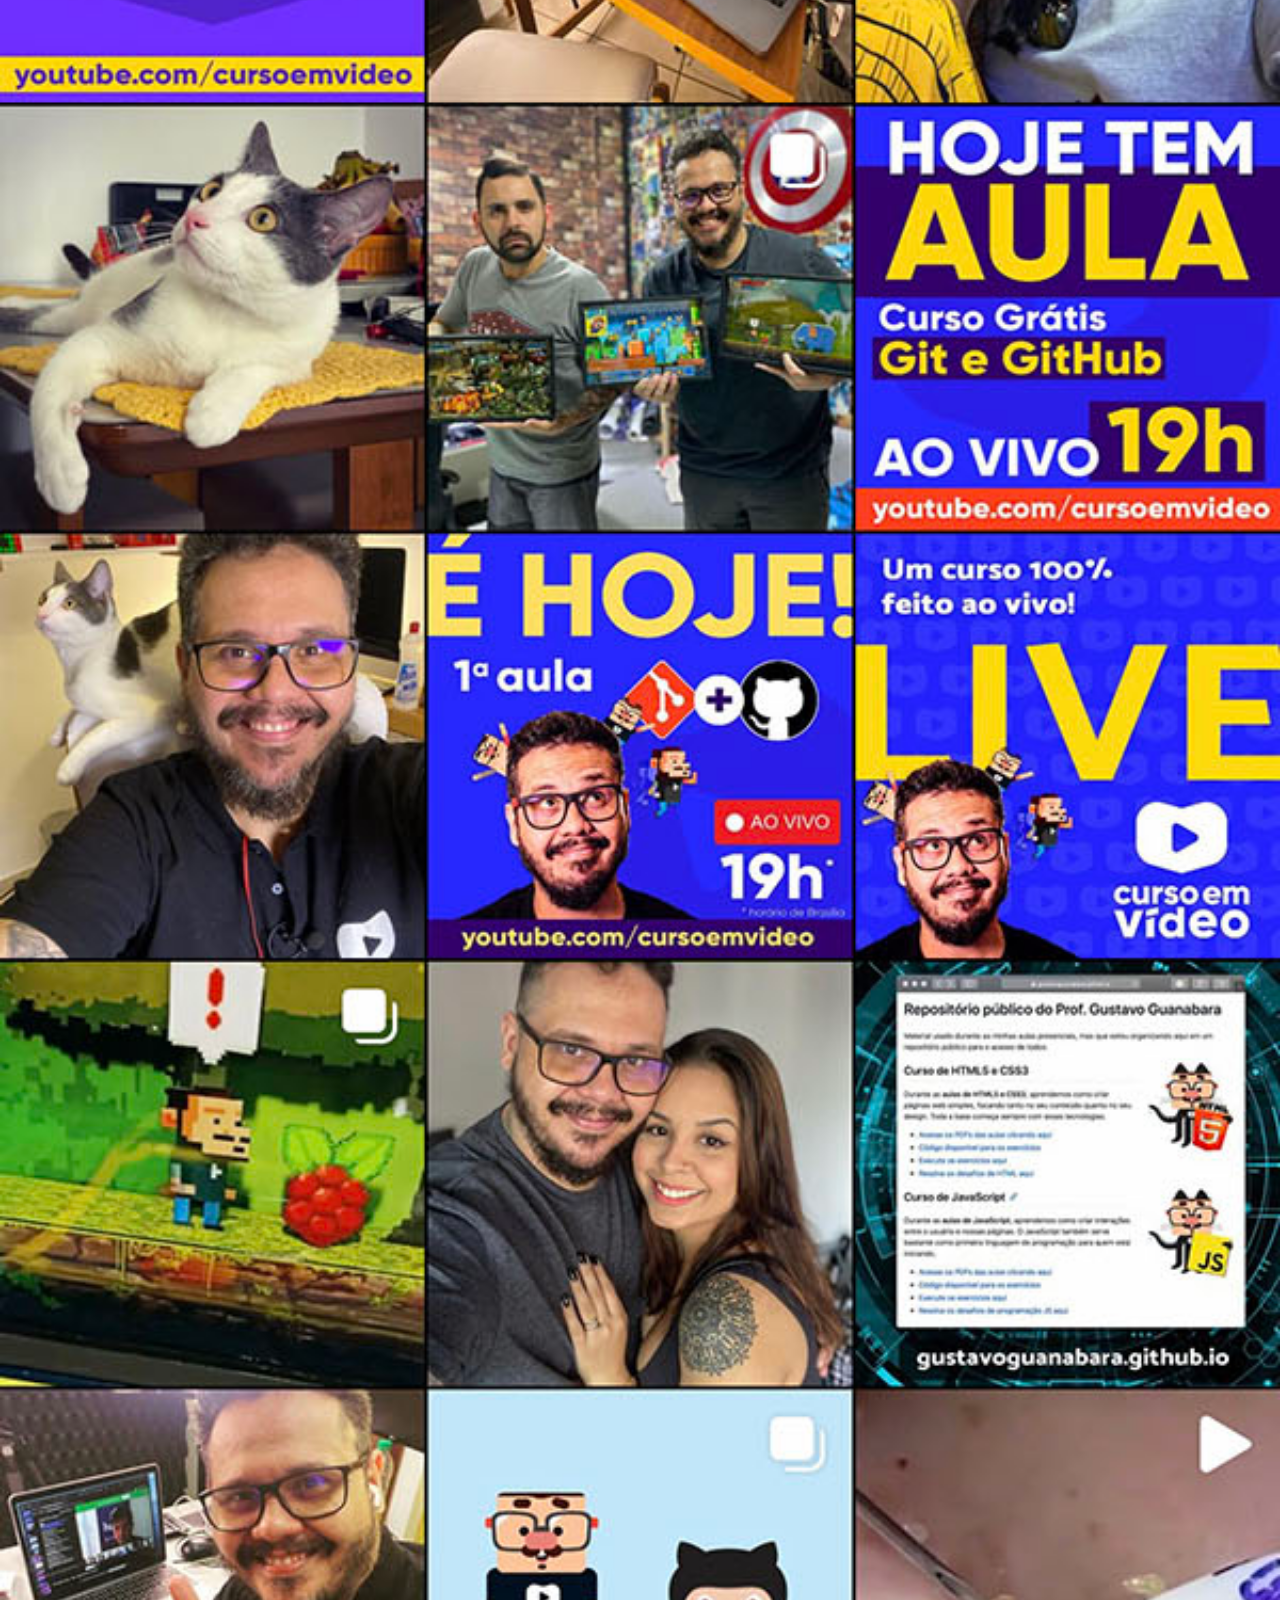
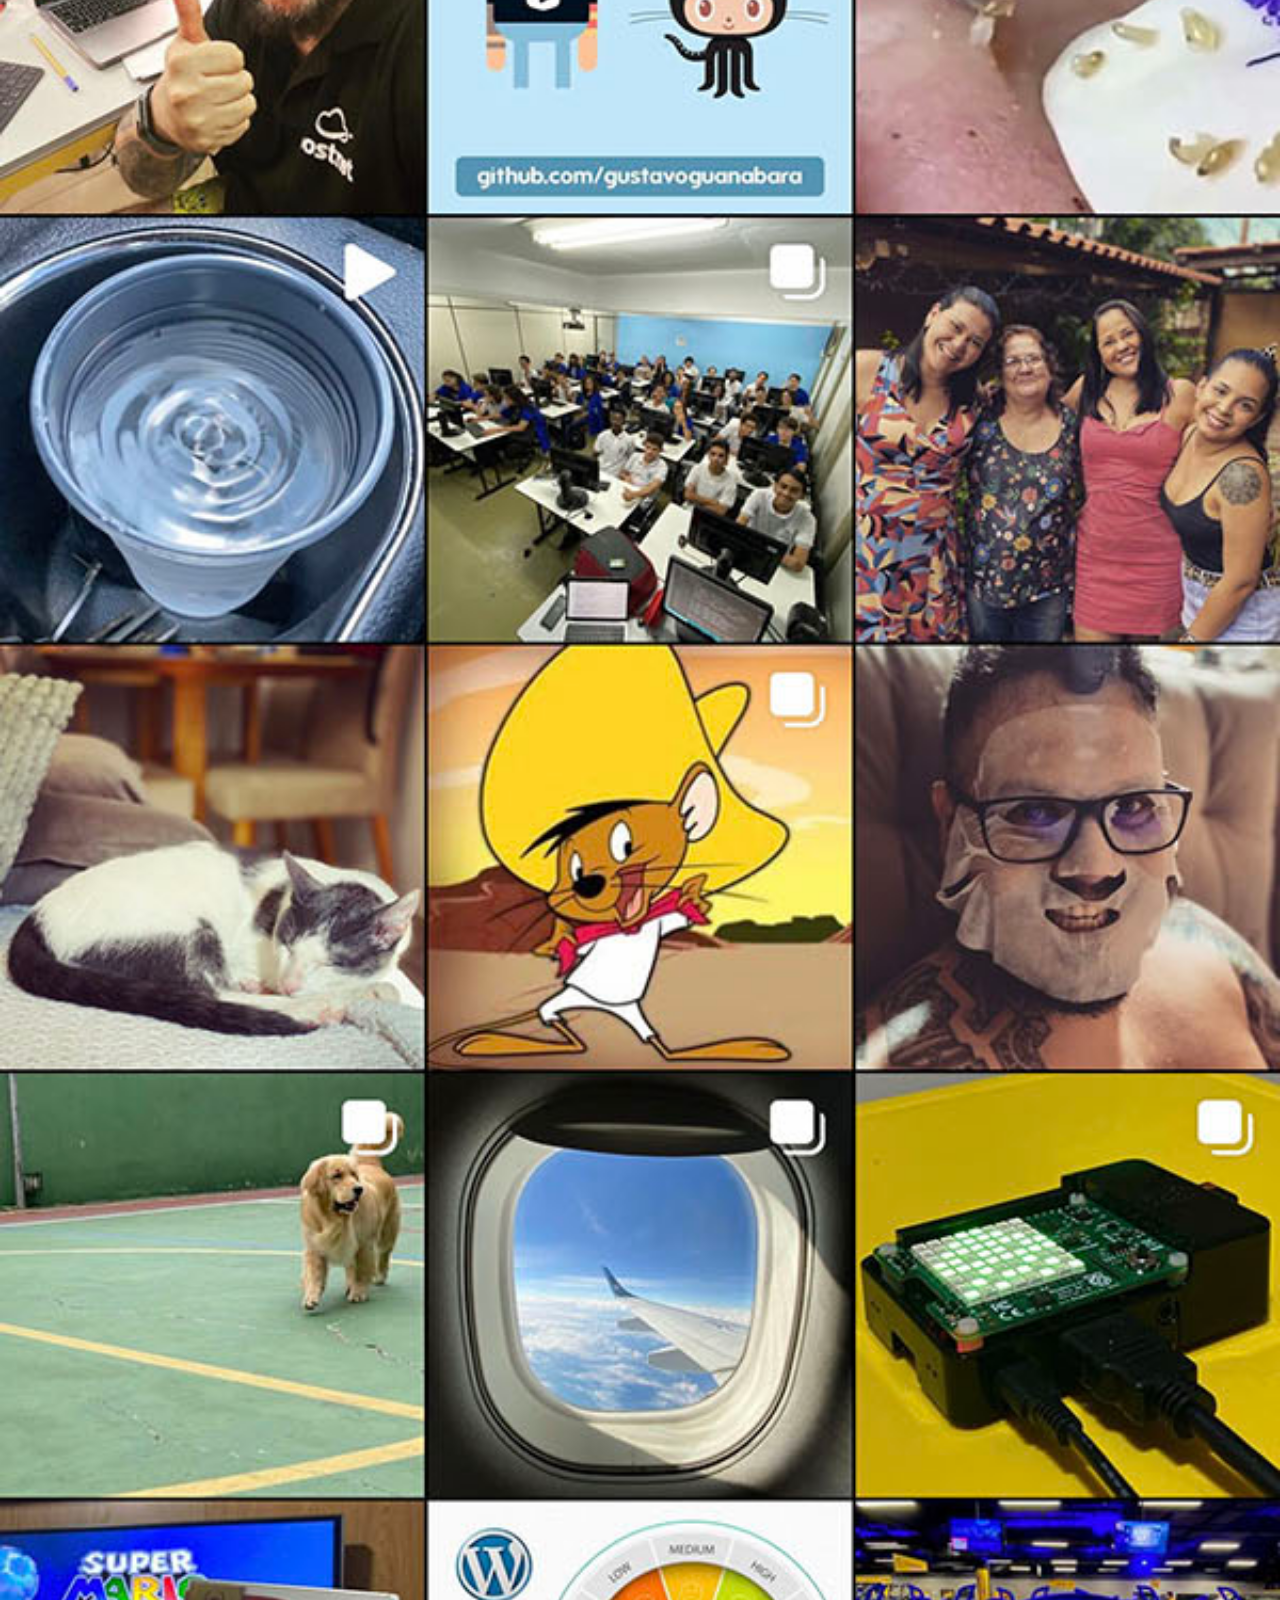
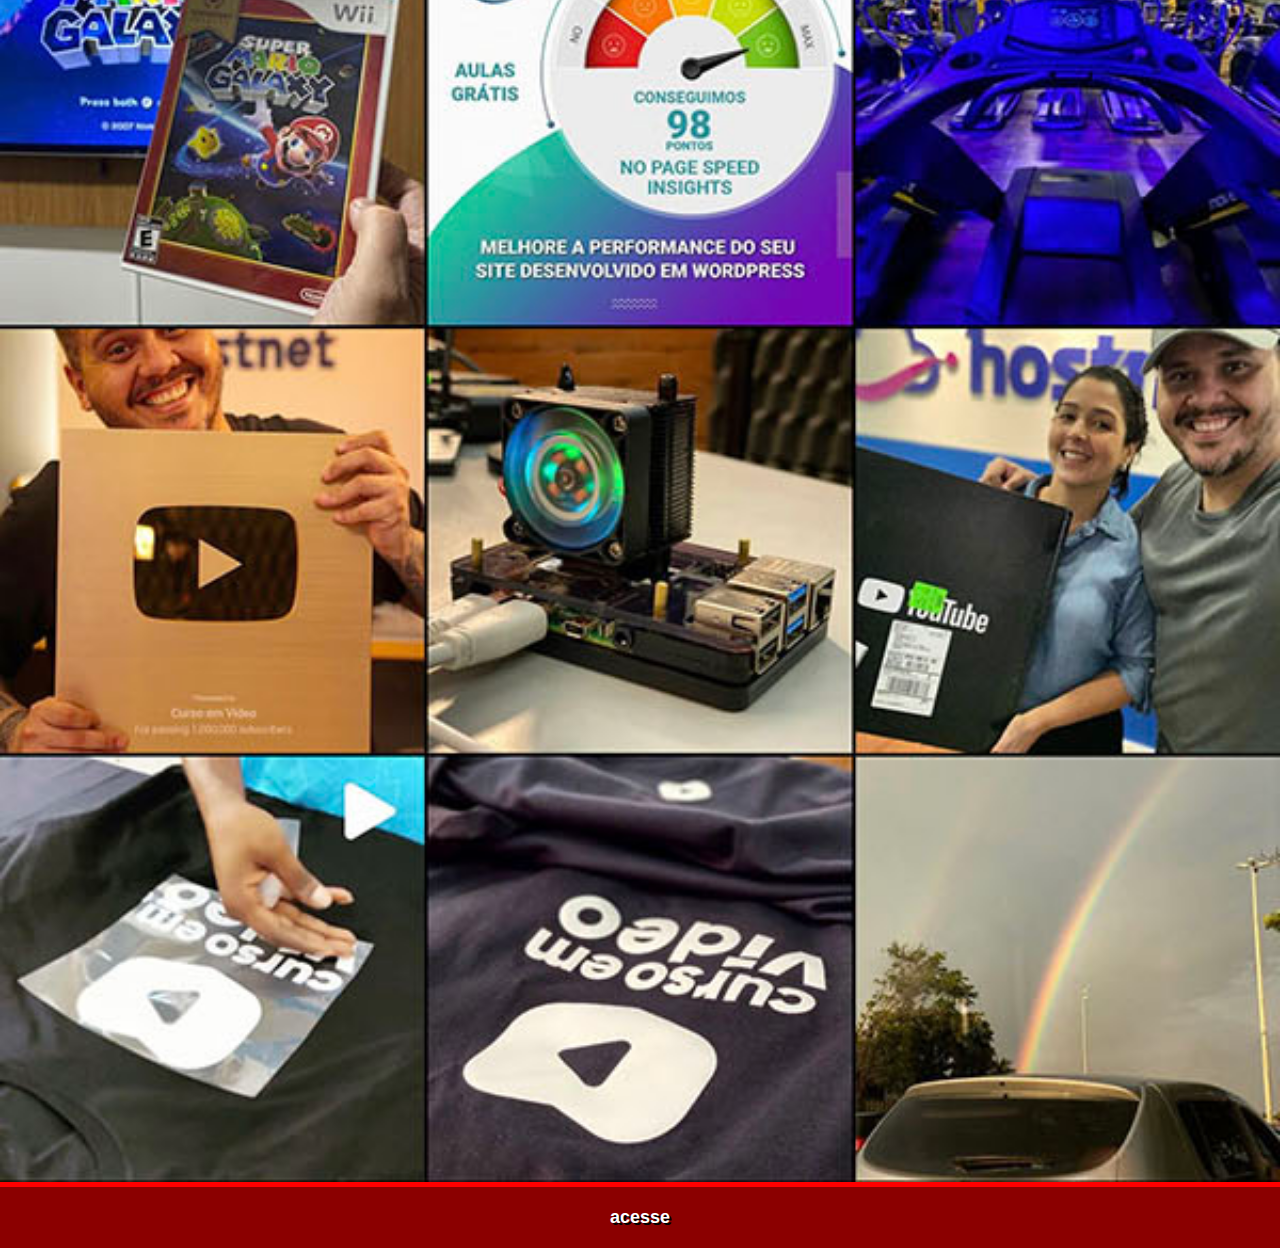
<file: instagram.html>
<!DOCTYPE html>
<html lang="pt-br">
<head>
    <meta charset="UTF-8">
    <meta http-equiv="X-UA-Compatible" content="IE=edge">
    <meta name="viewport" content="width=device-width, initial-scale=1.0">
    <title>instragram</title>
    <link rel="stylesheet" href="social.css">
</head>
<body>

    <img src="imagens/tela-instagram.jpg" alt="">
    <a href="https://www.instagram.com/" target="_blank" >acesse</a>
</body>
</html>
</file>
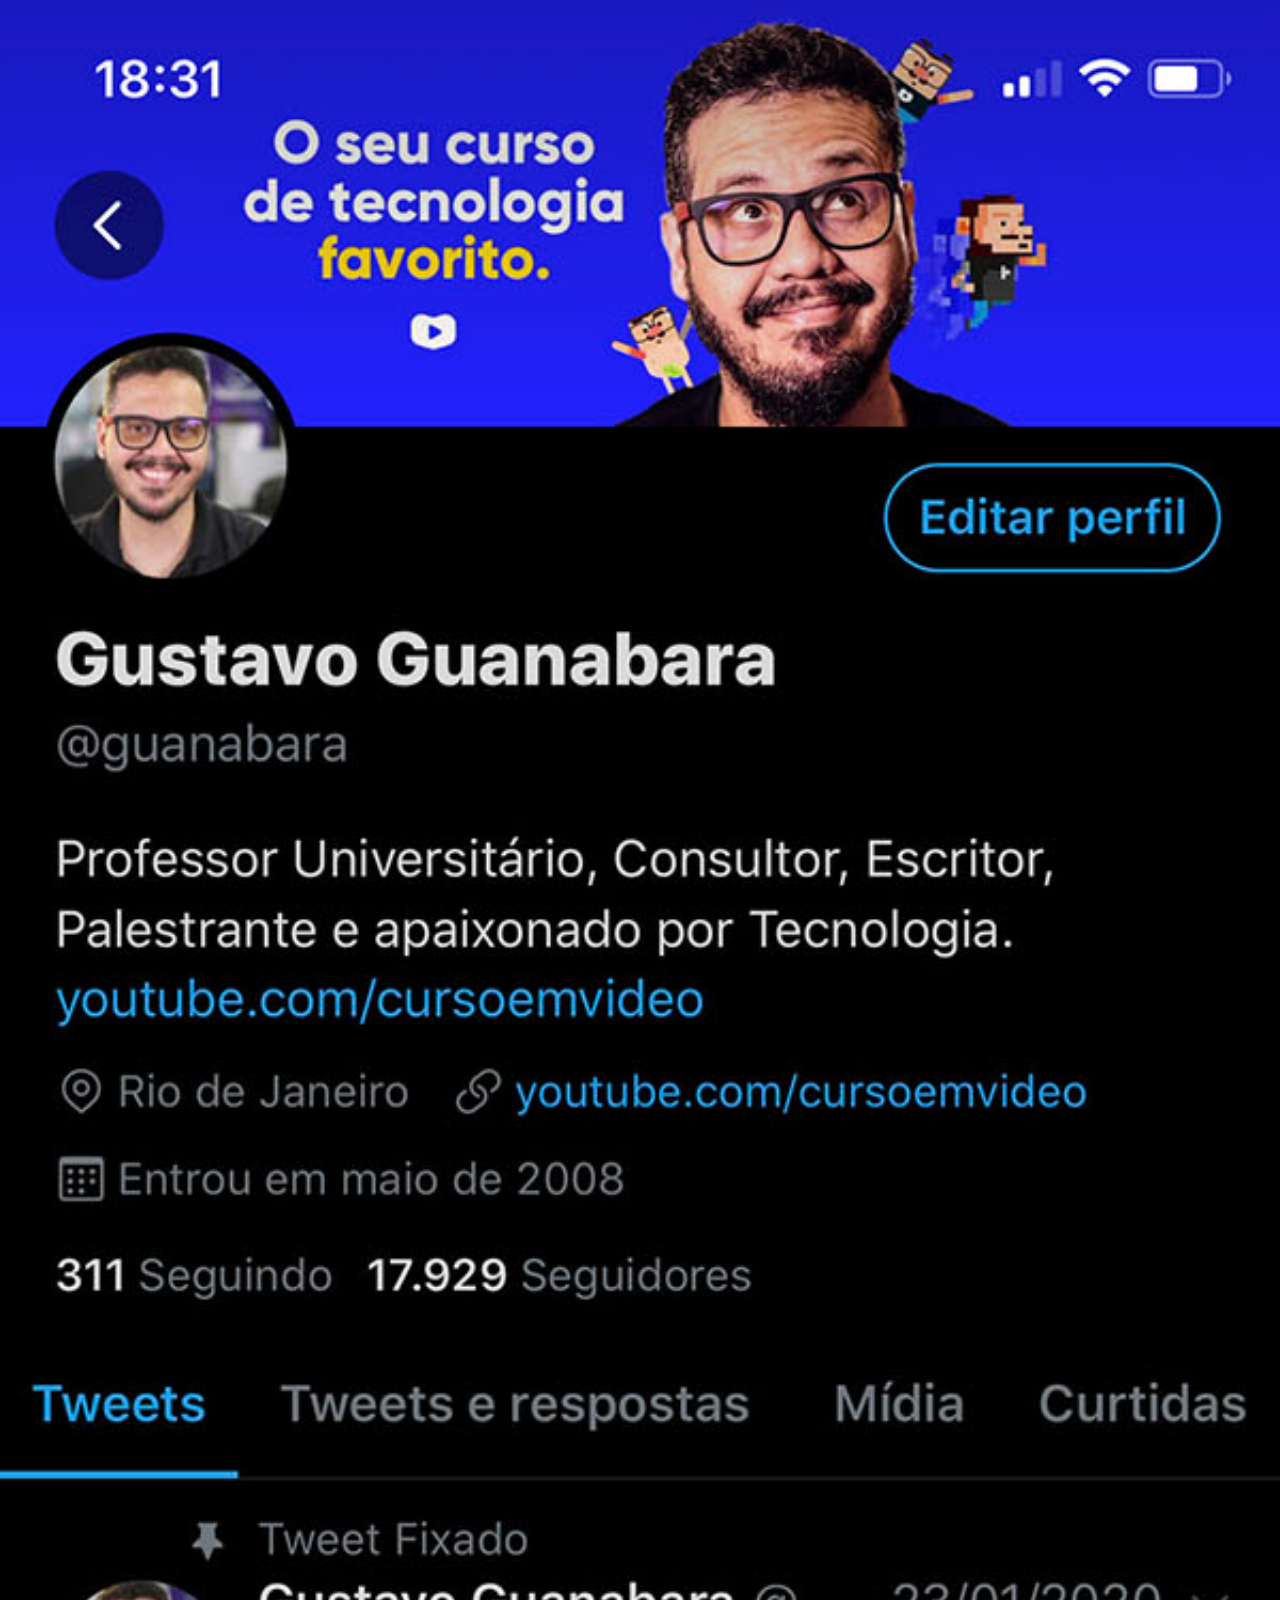
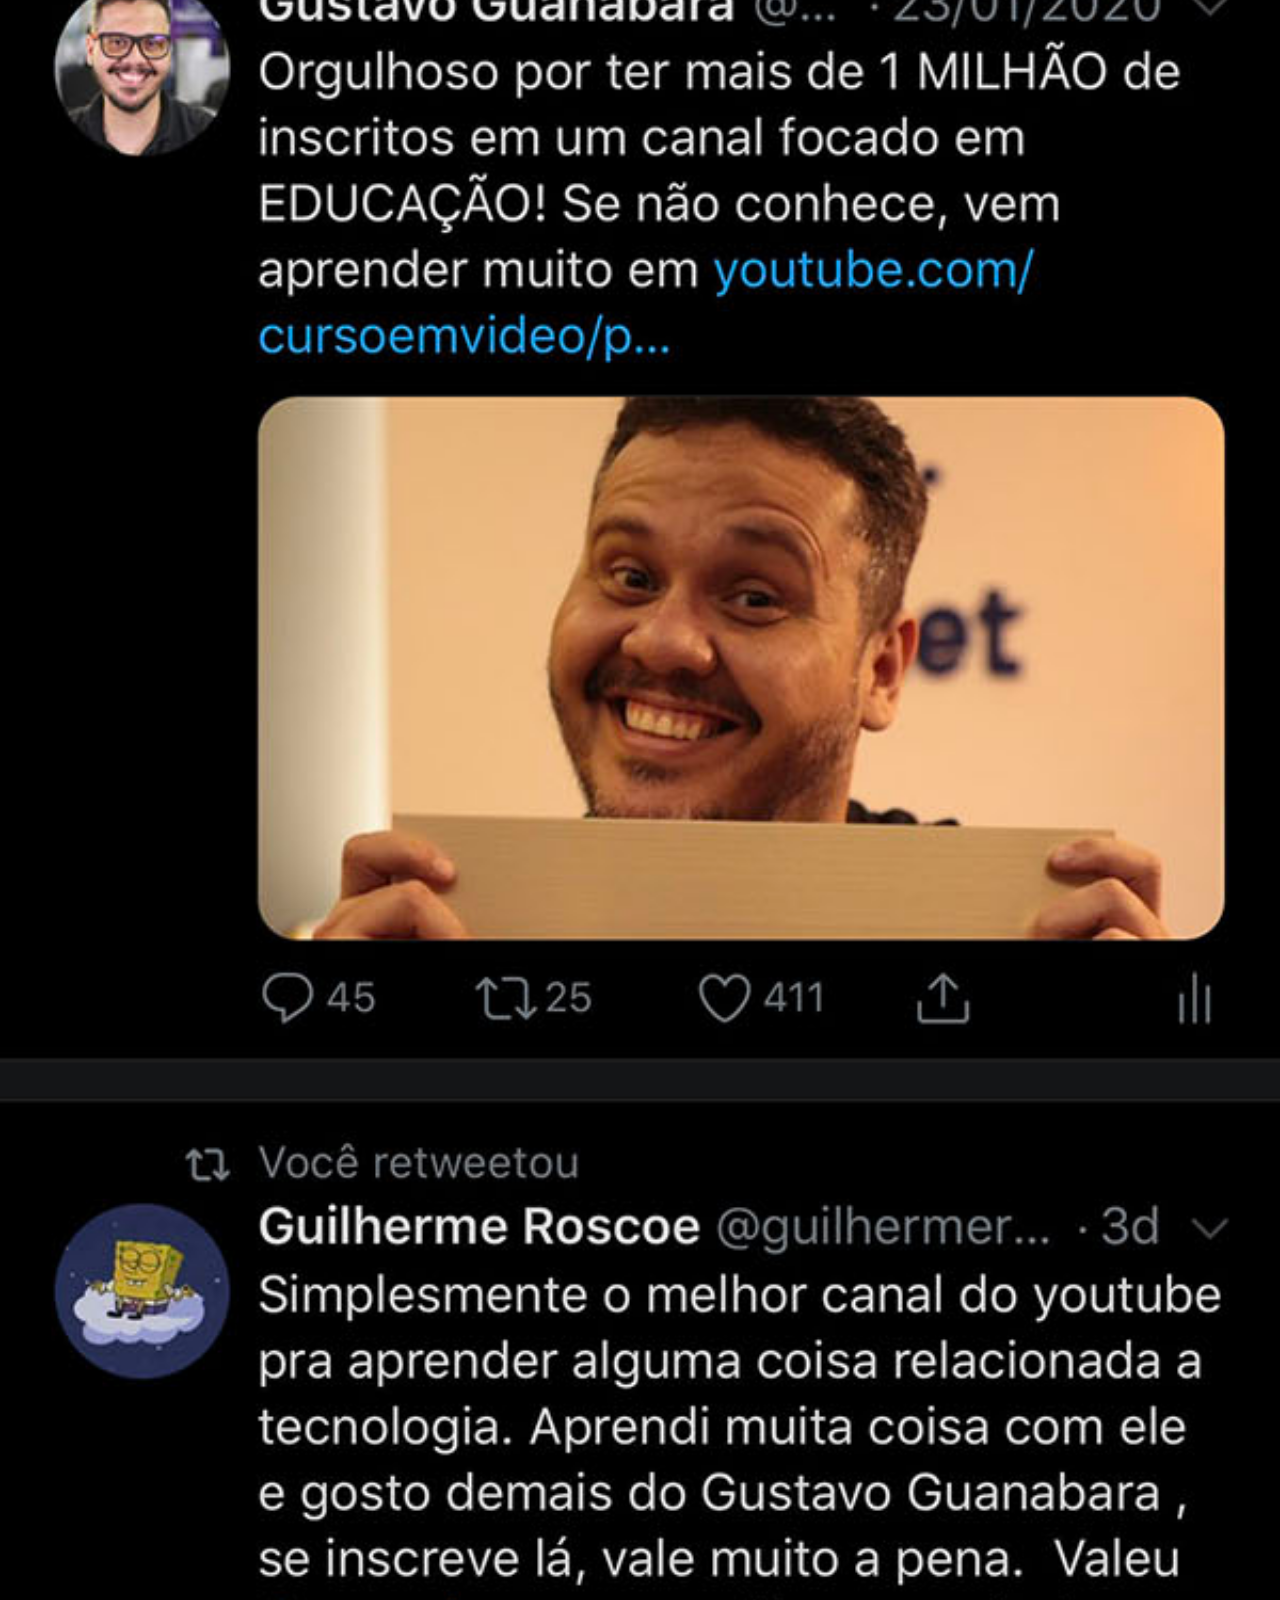
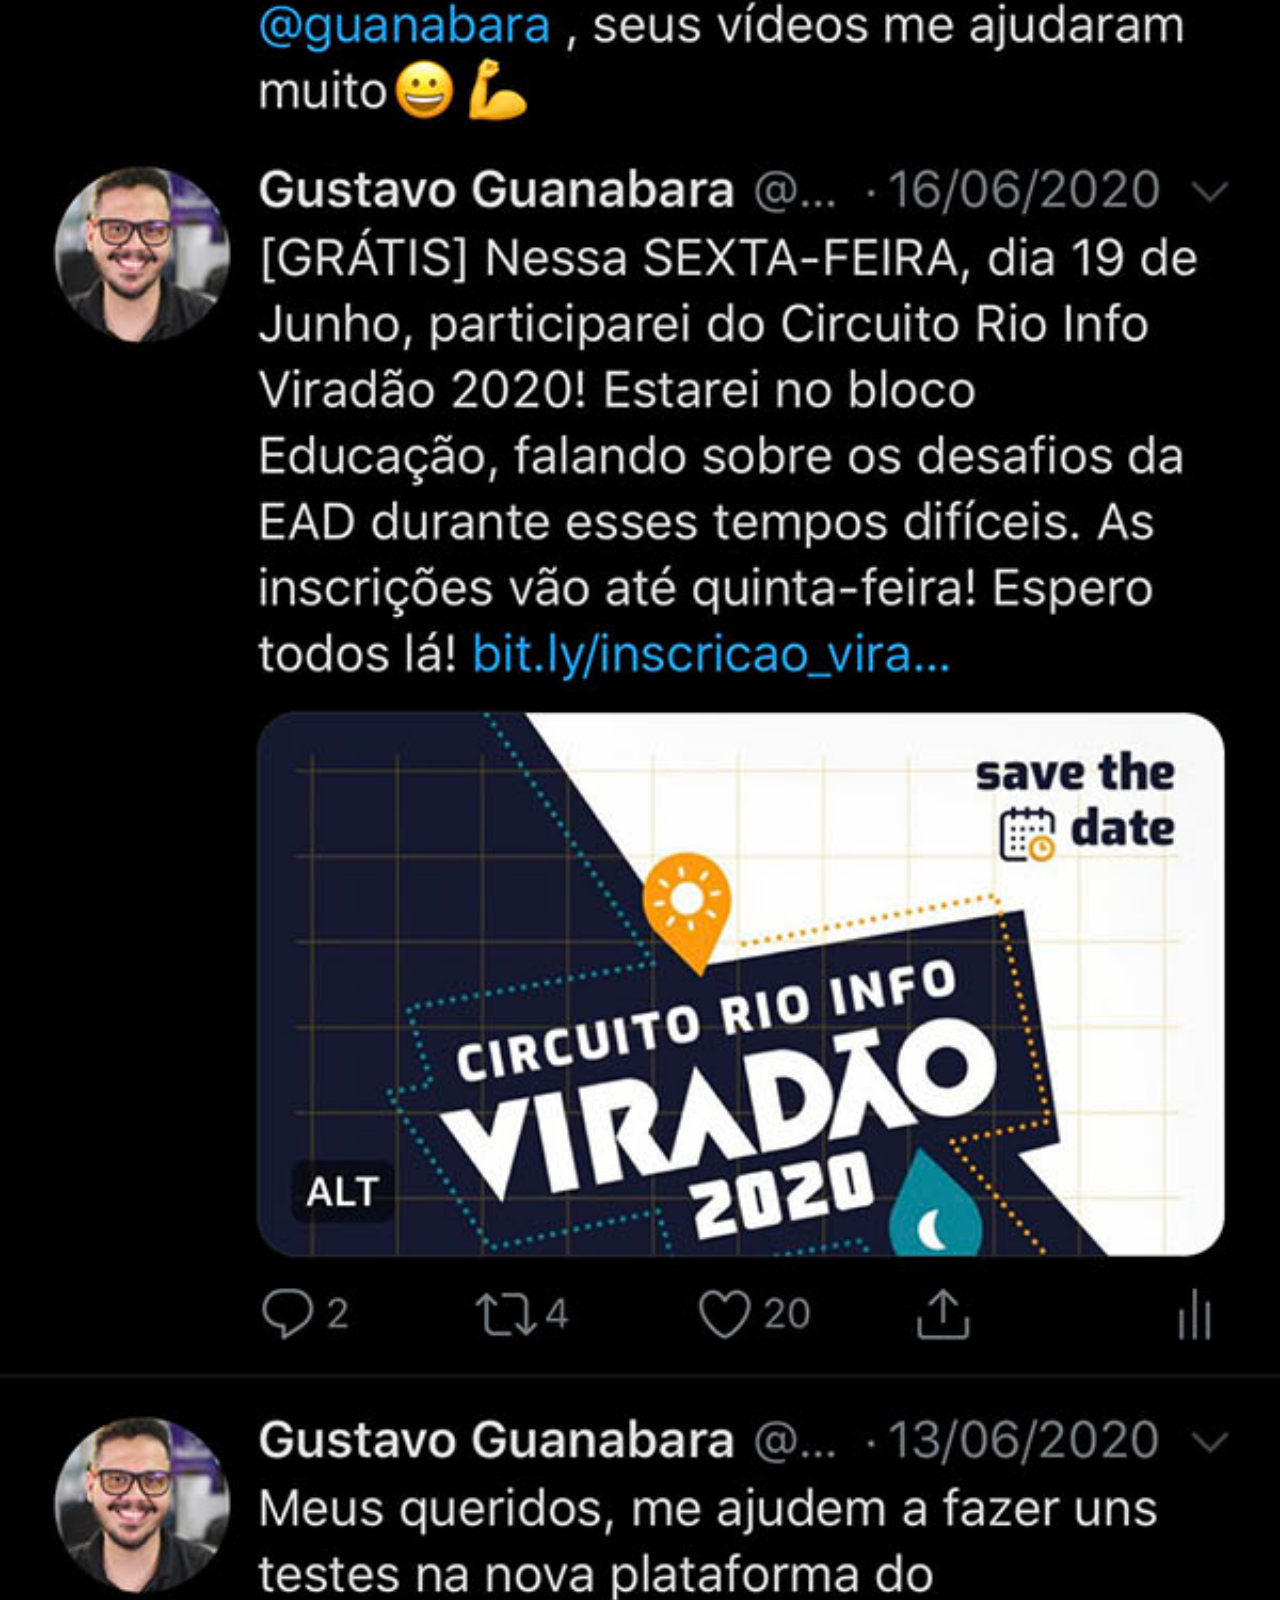
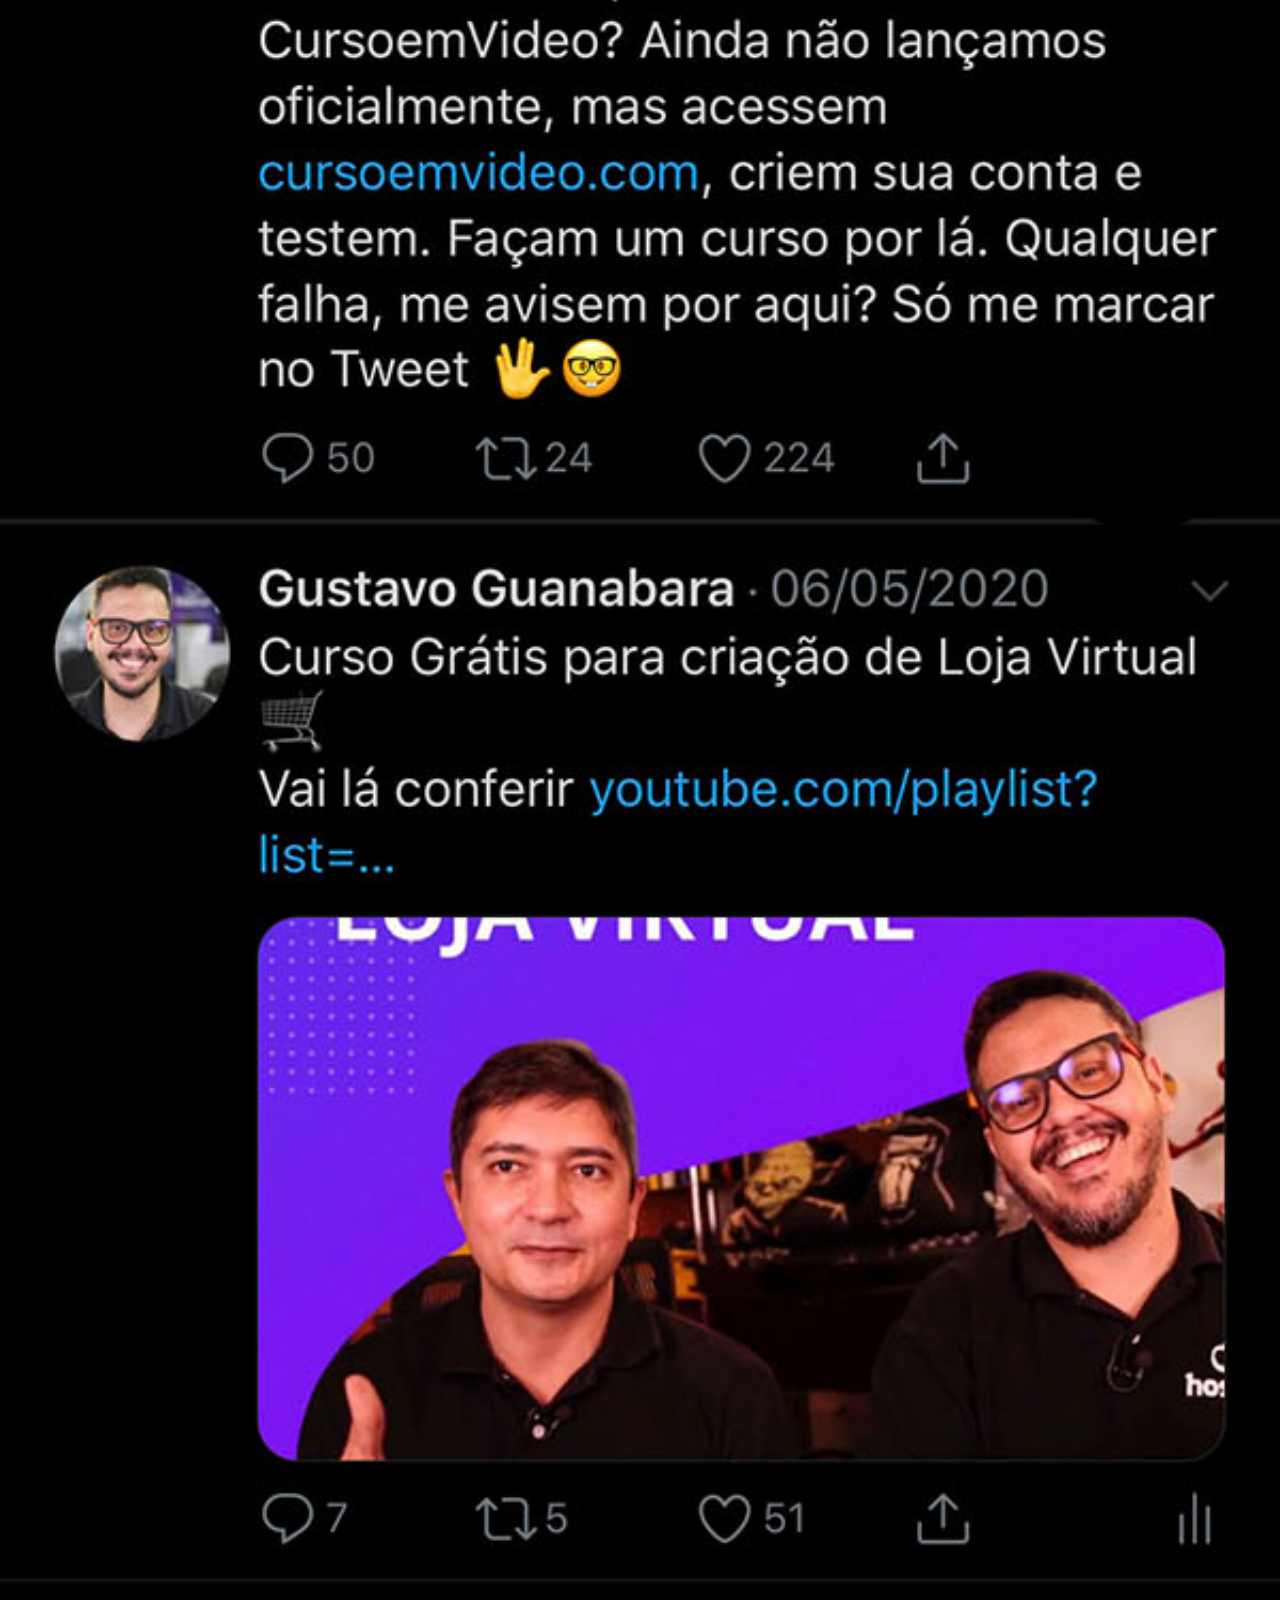
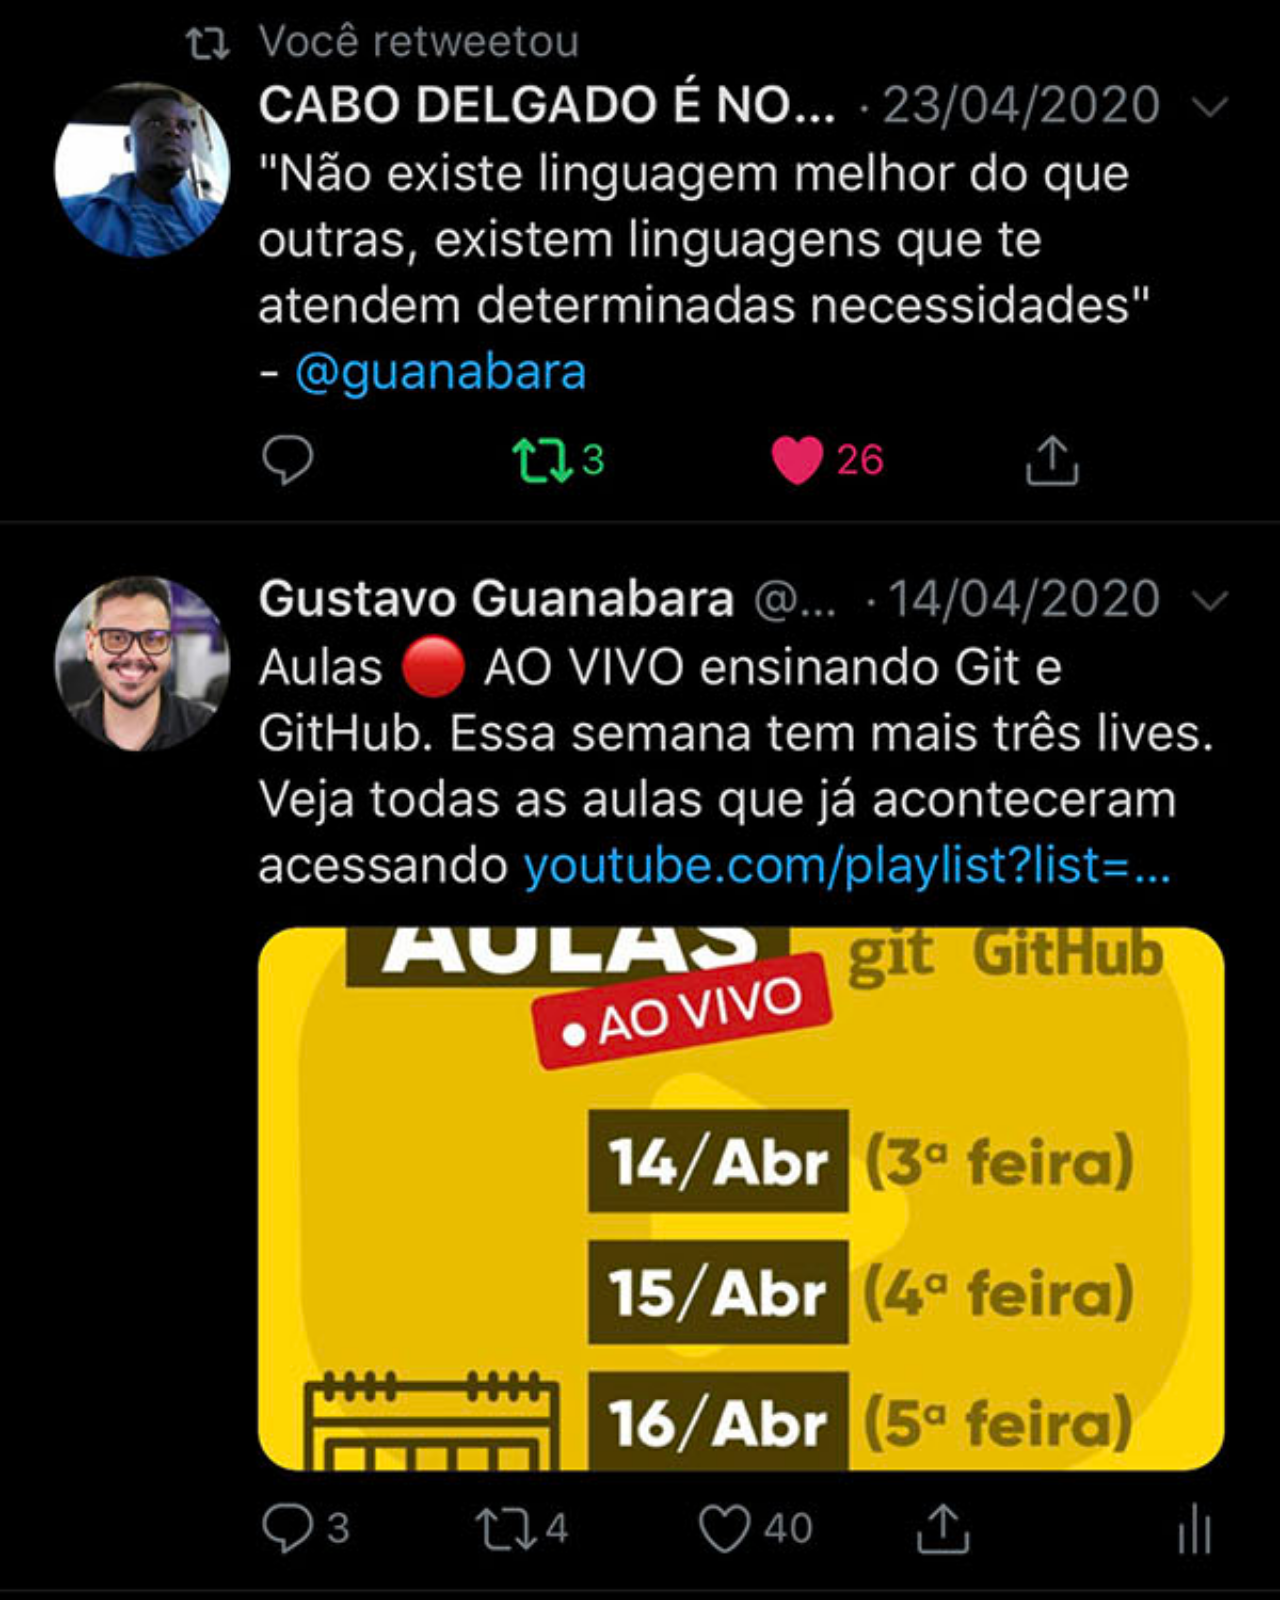
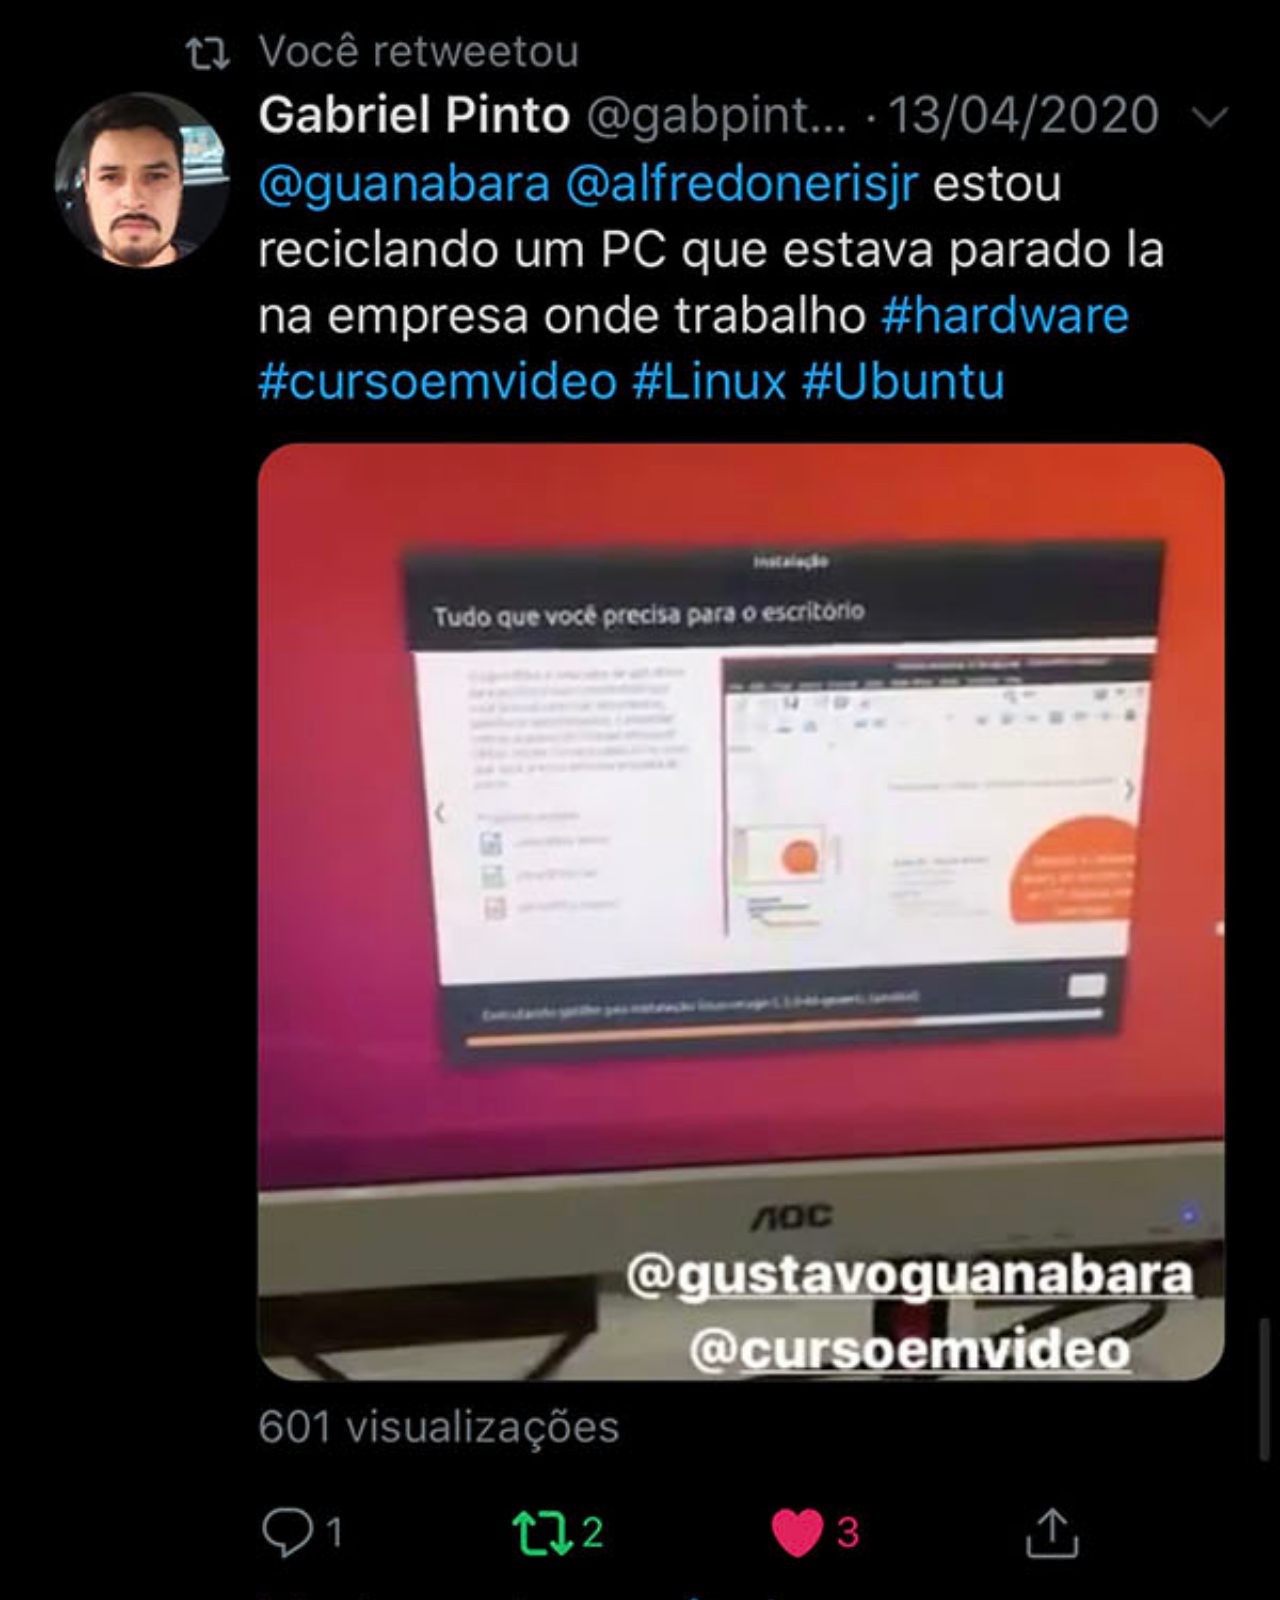
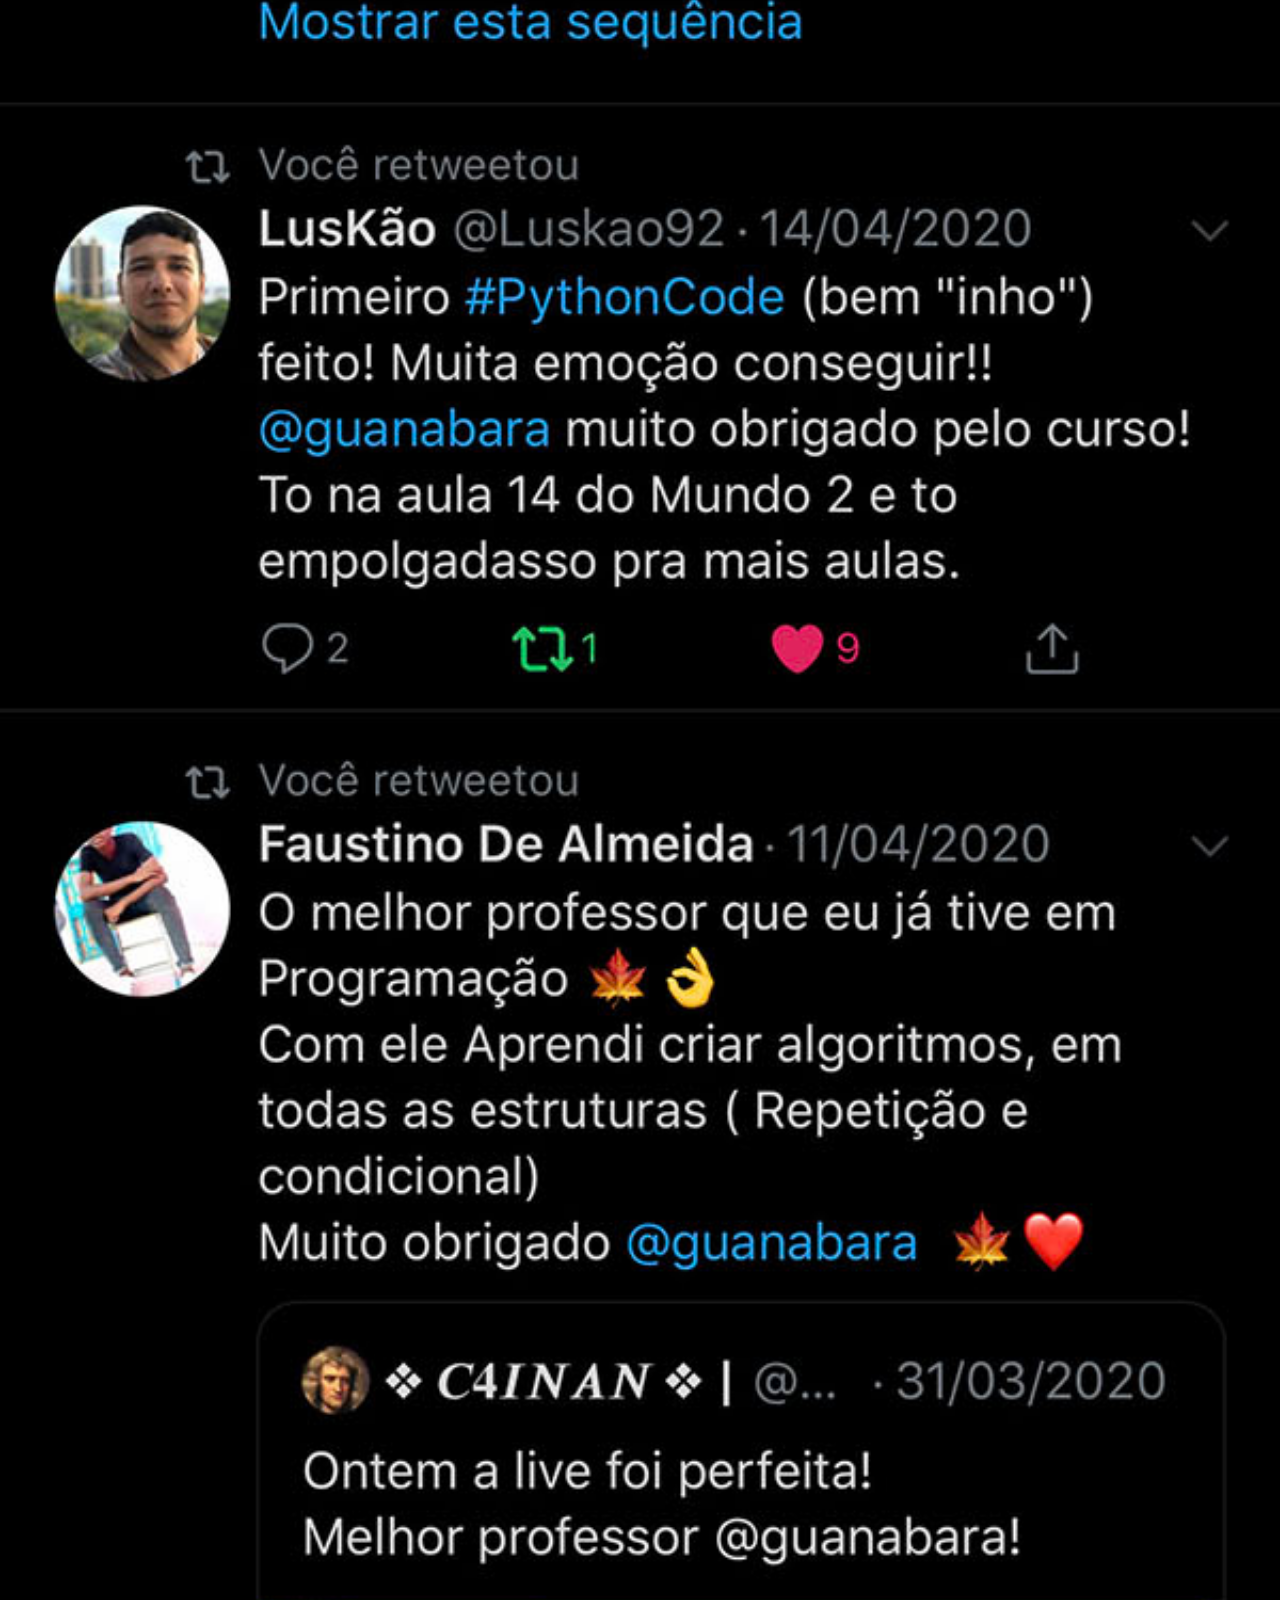
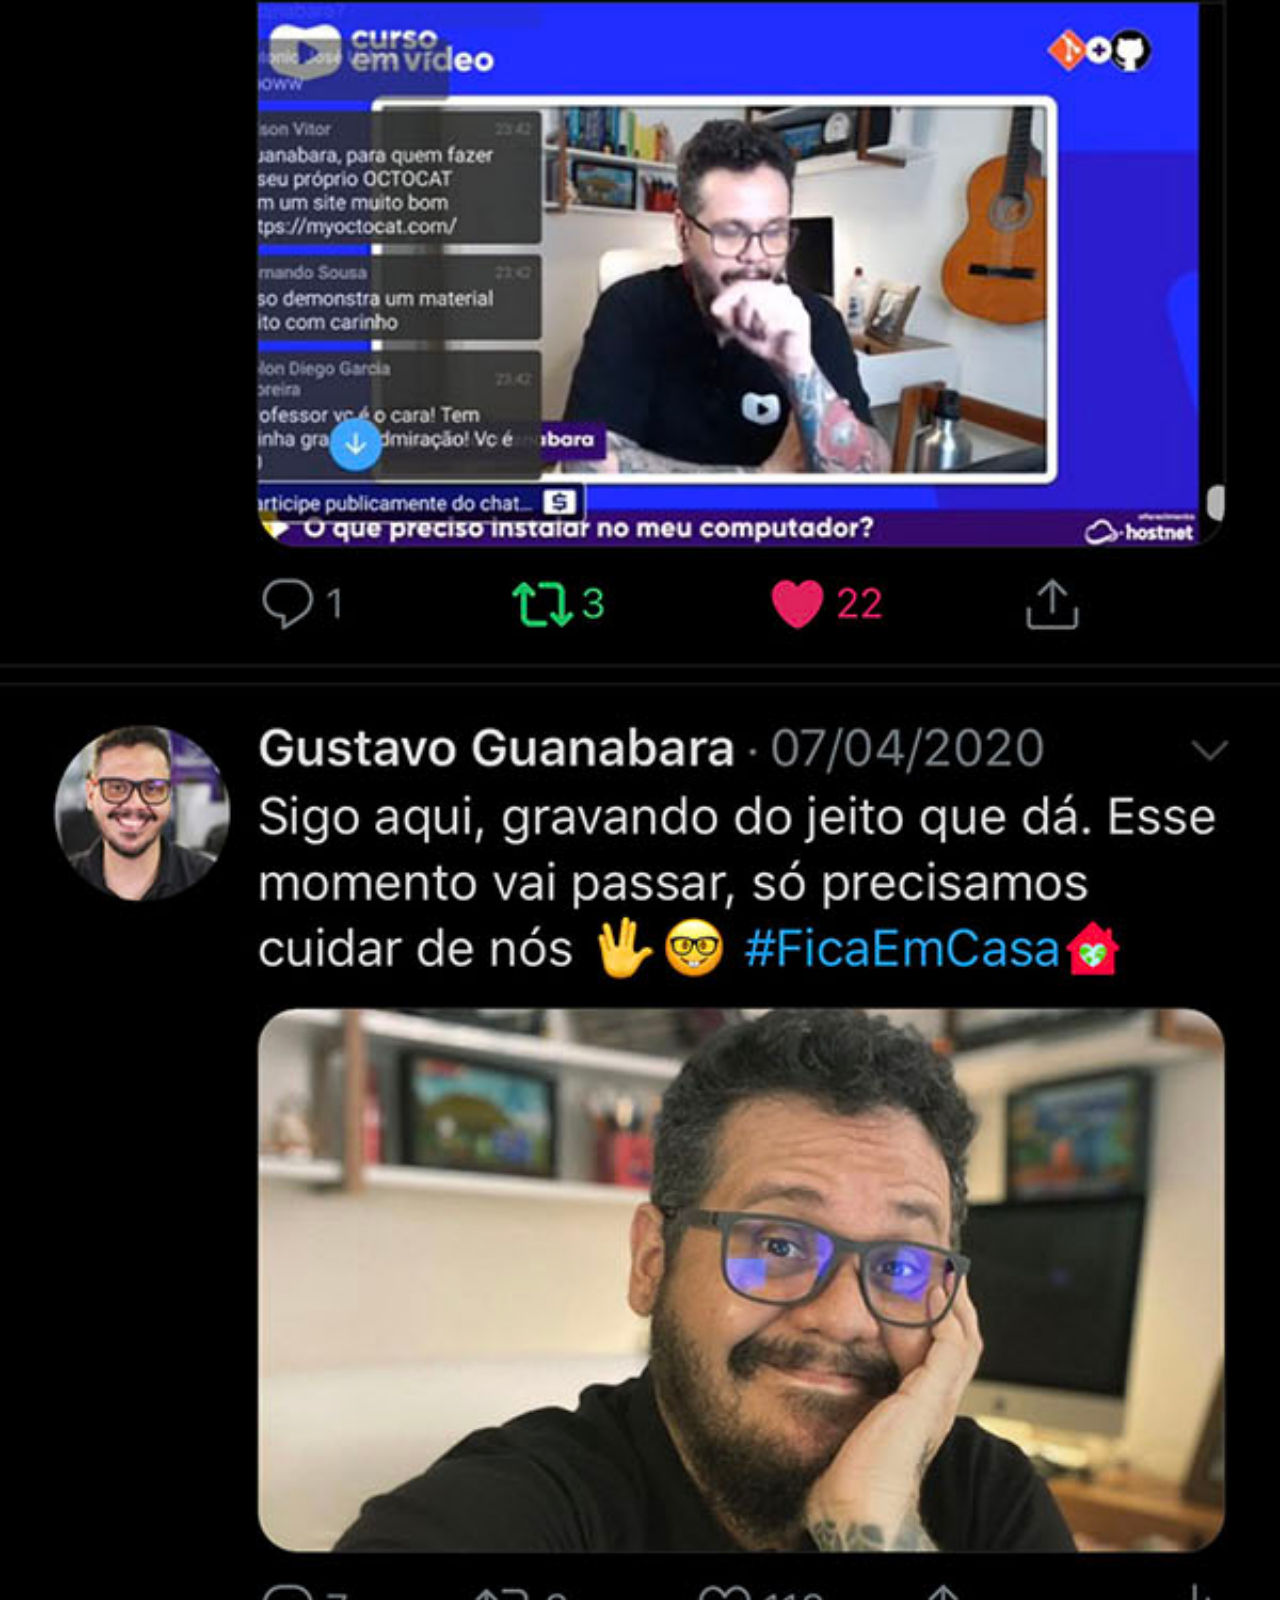
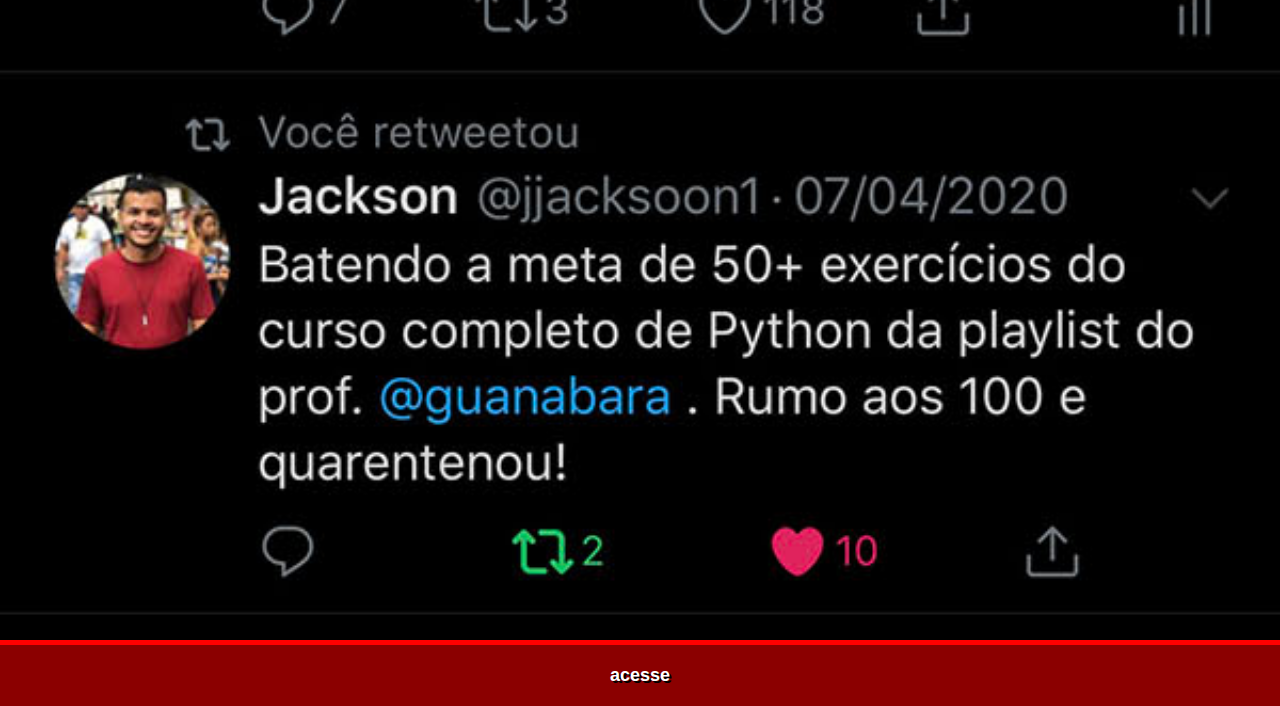
<file: twiter.html>
<!DOCTYPE html>
<html lang="pt-br">
<head>
    <meta charset="UTF-8">
    <meta http-equiv="X-UA-Compatible" content="IE=edge">
    <meta name="viewport" content="width=device-width, initial-scale=1.0">
    <title>logo-twitter</title>
    <link rel="stylesheet" href="social.css">
</head>
<body>

    <img src="imagens/tela-twitter.jpg" alt="">
    <a href="https://twitter.com/home?lang=pt" target="_blank" >acesse</a>
</body>
</html>
</file>
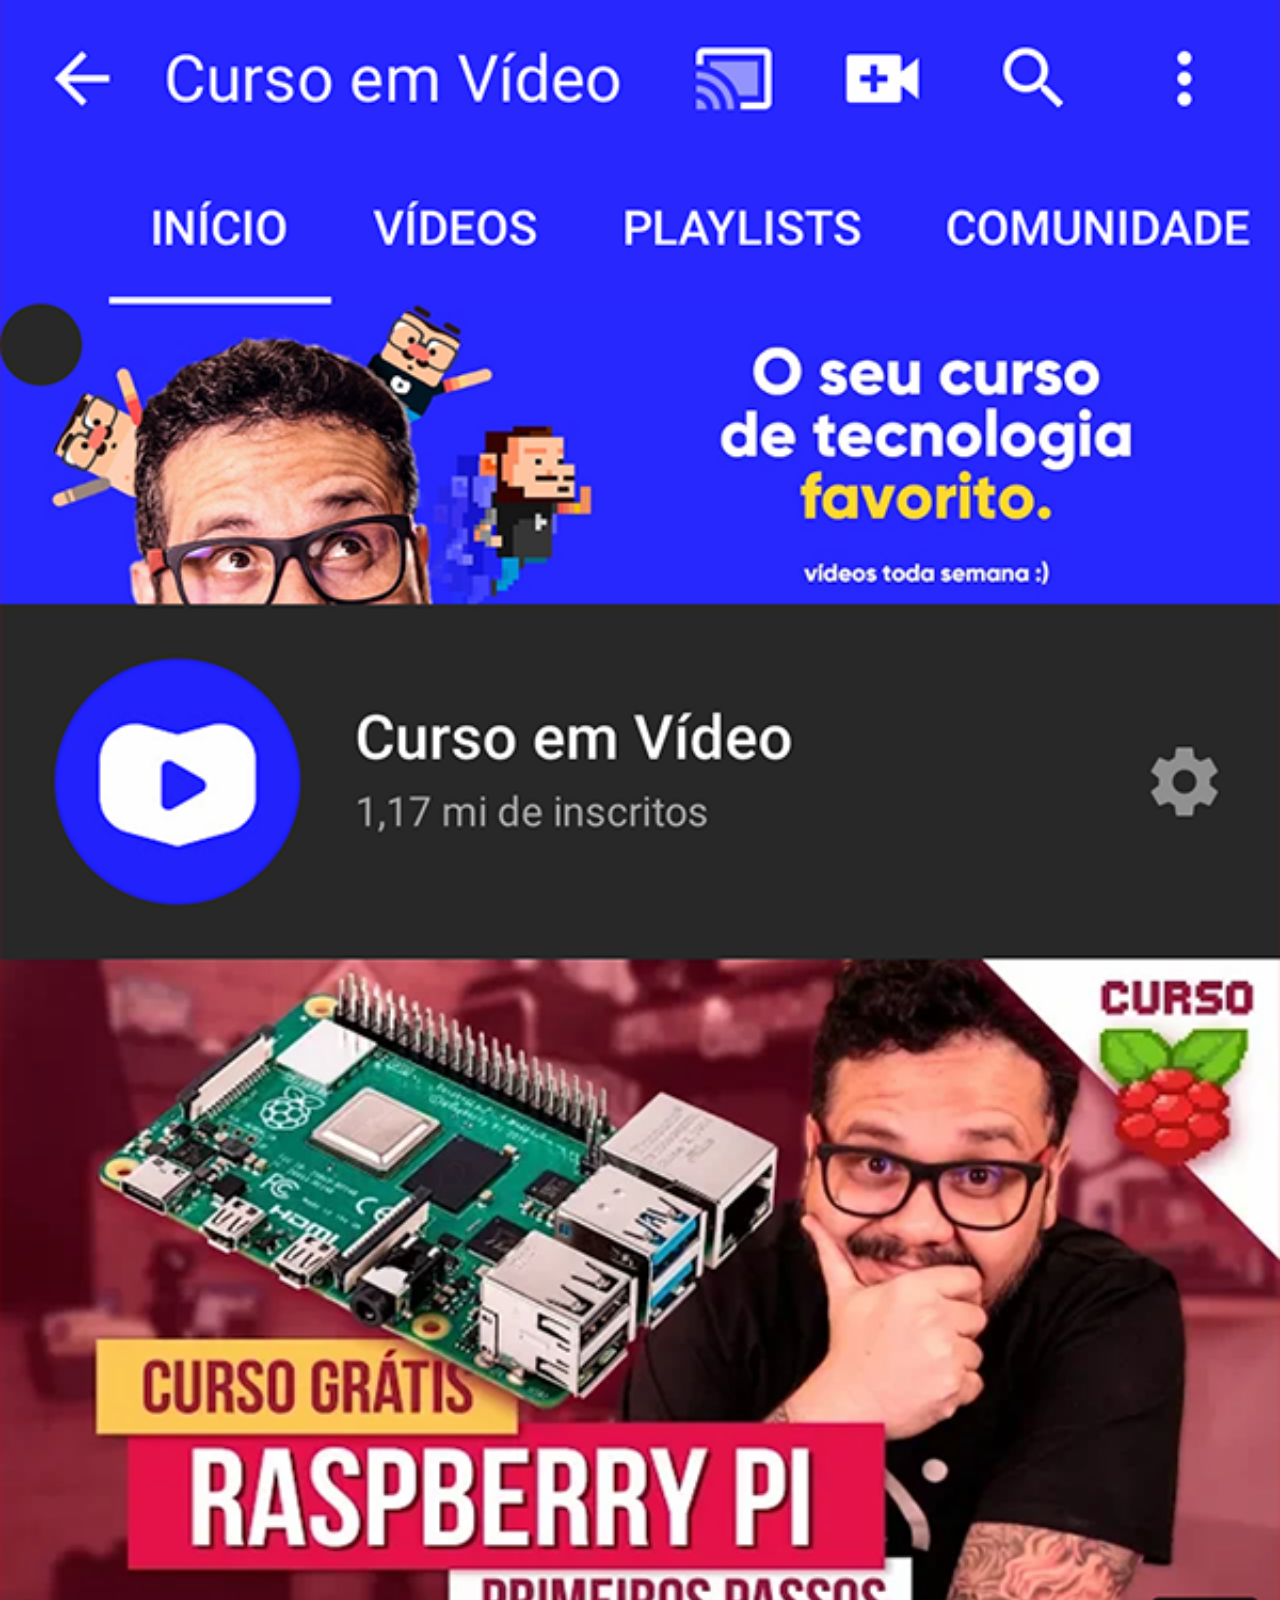
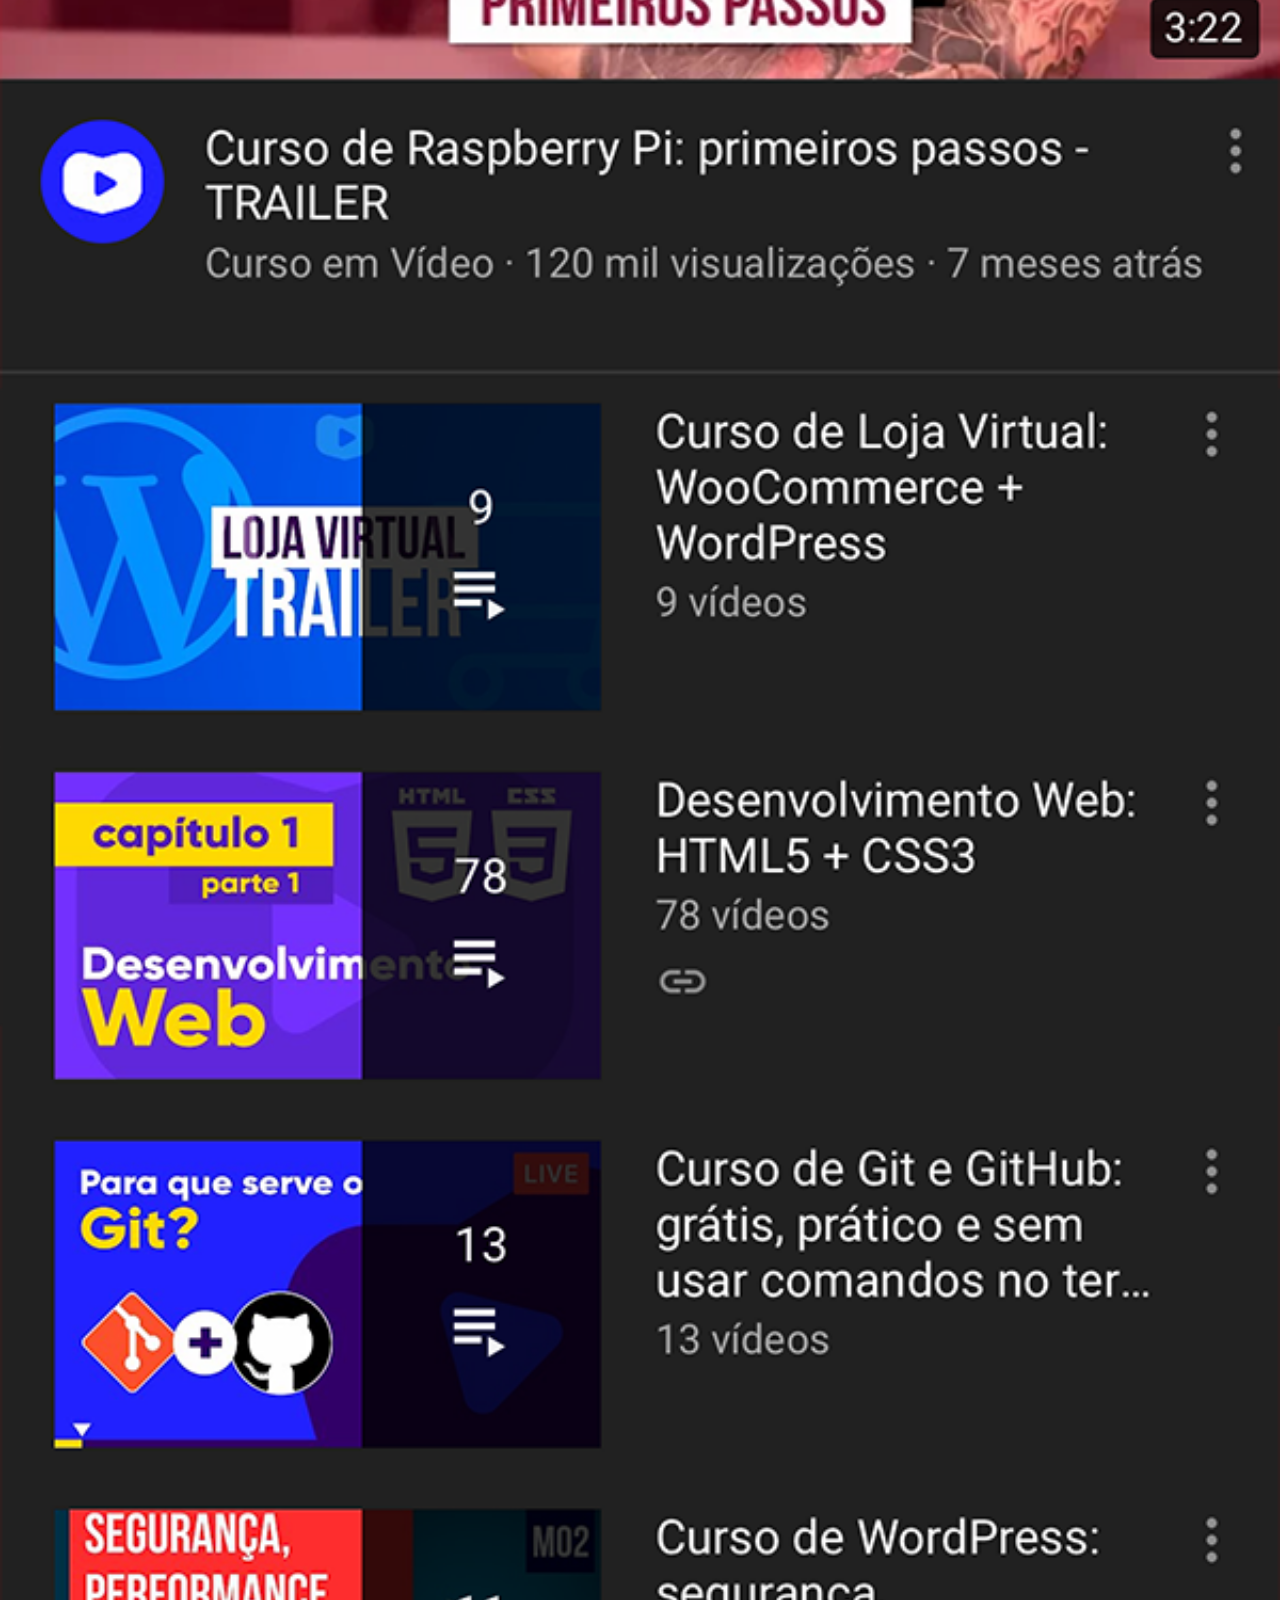
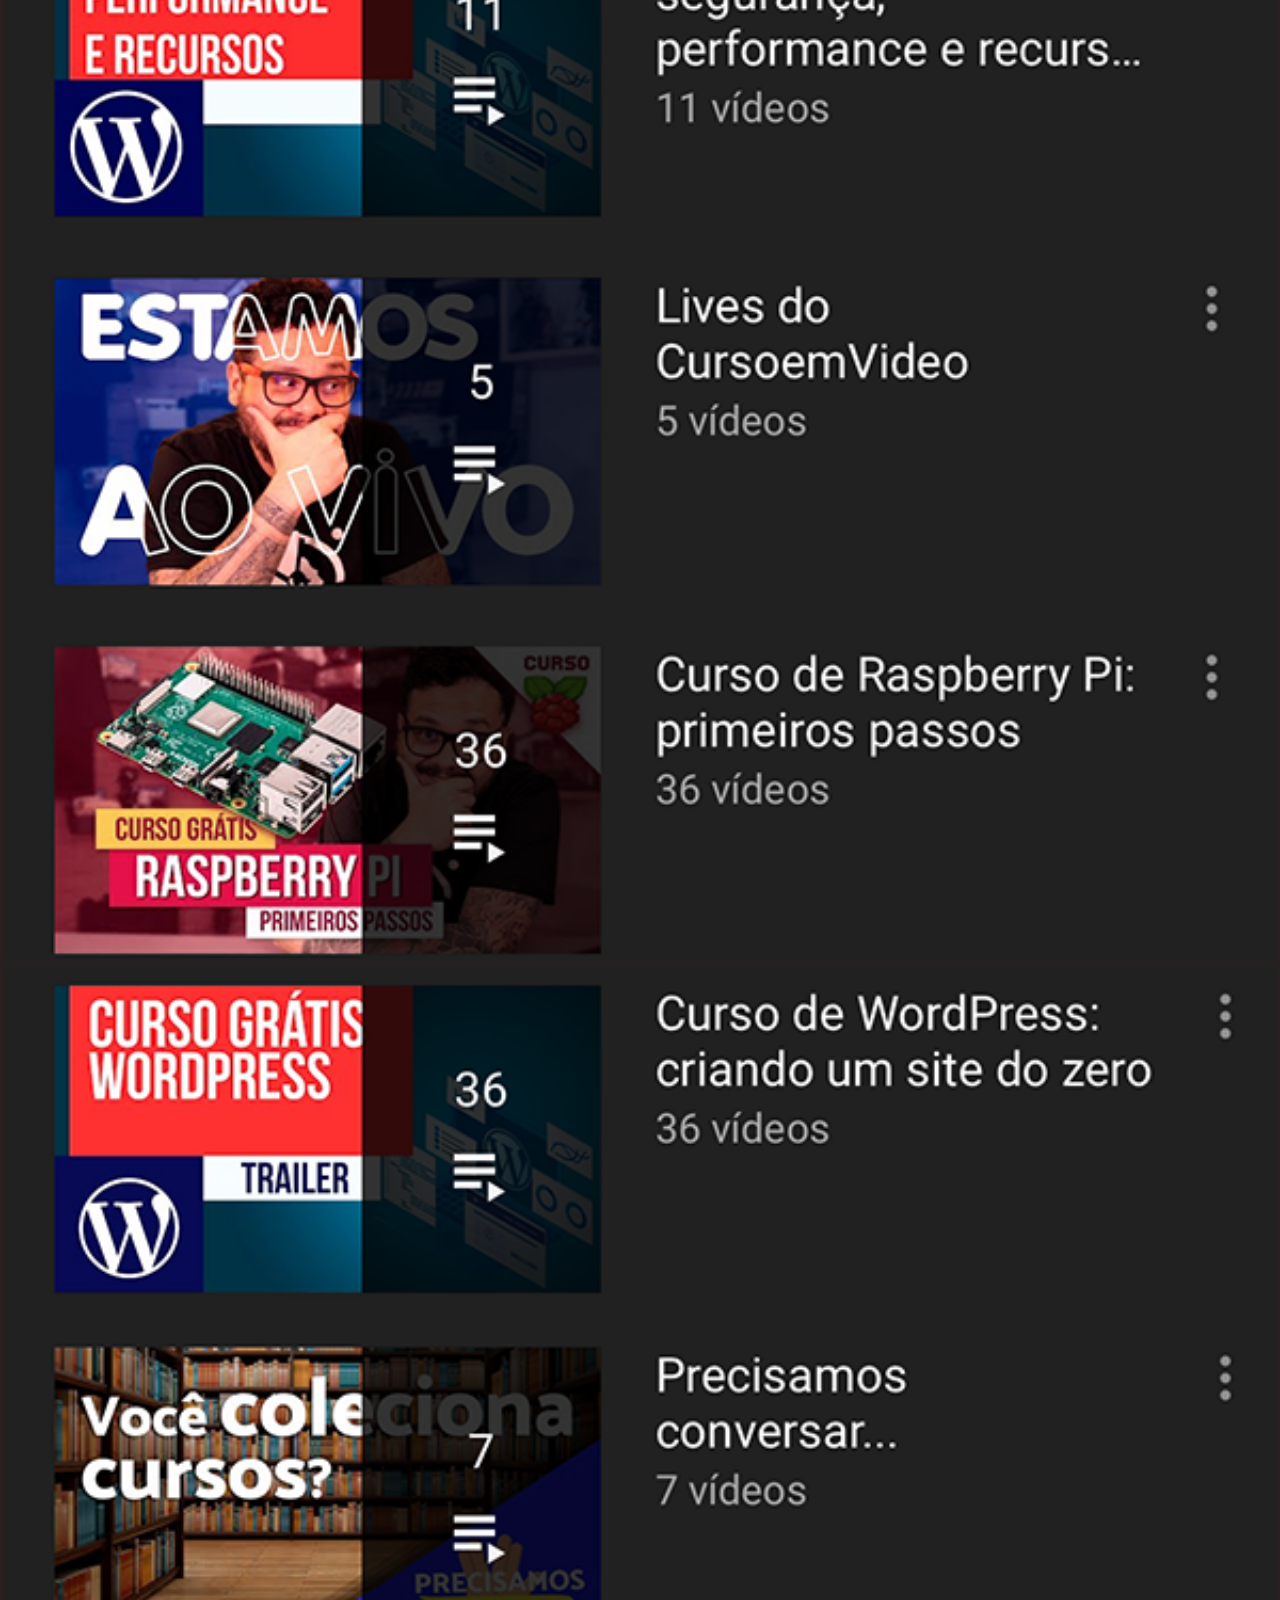
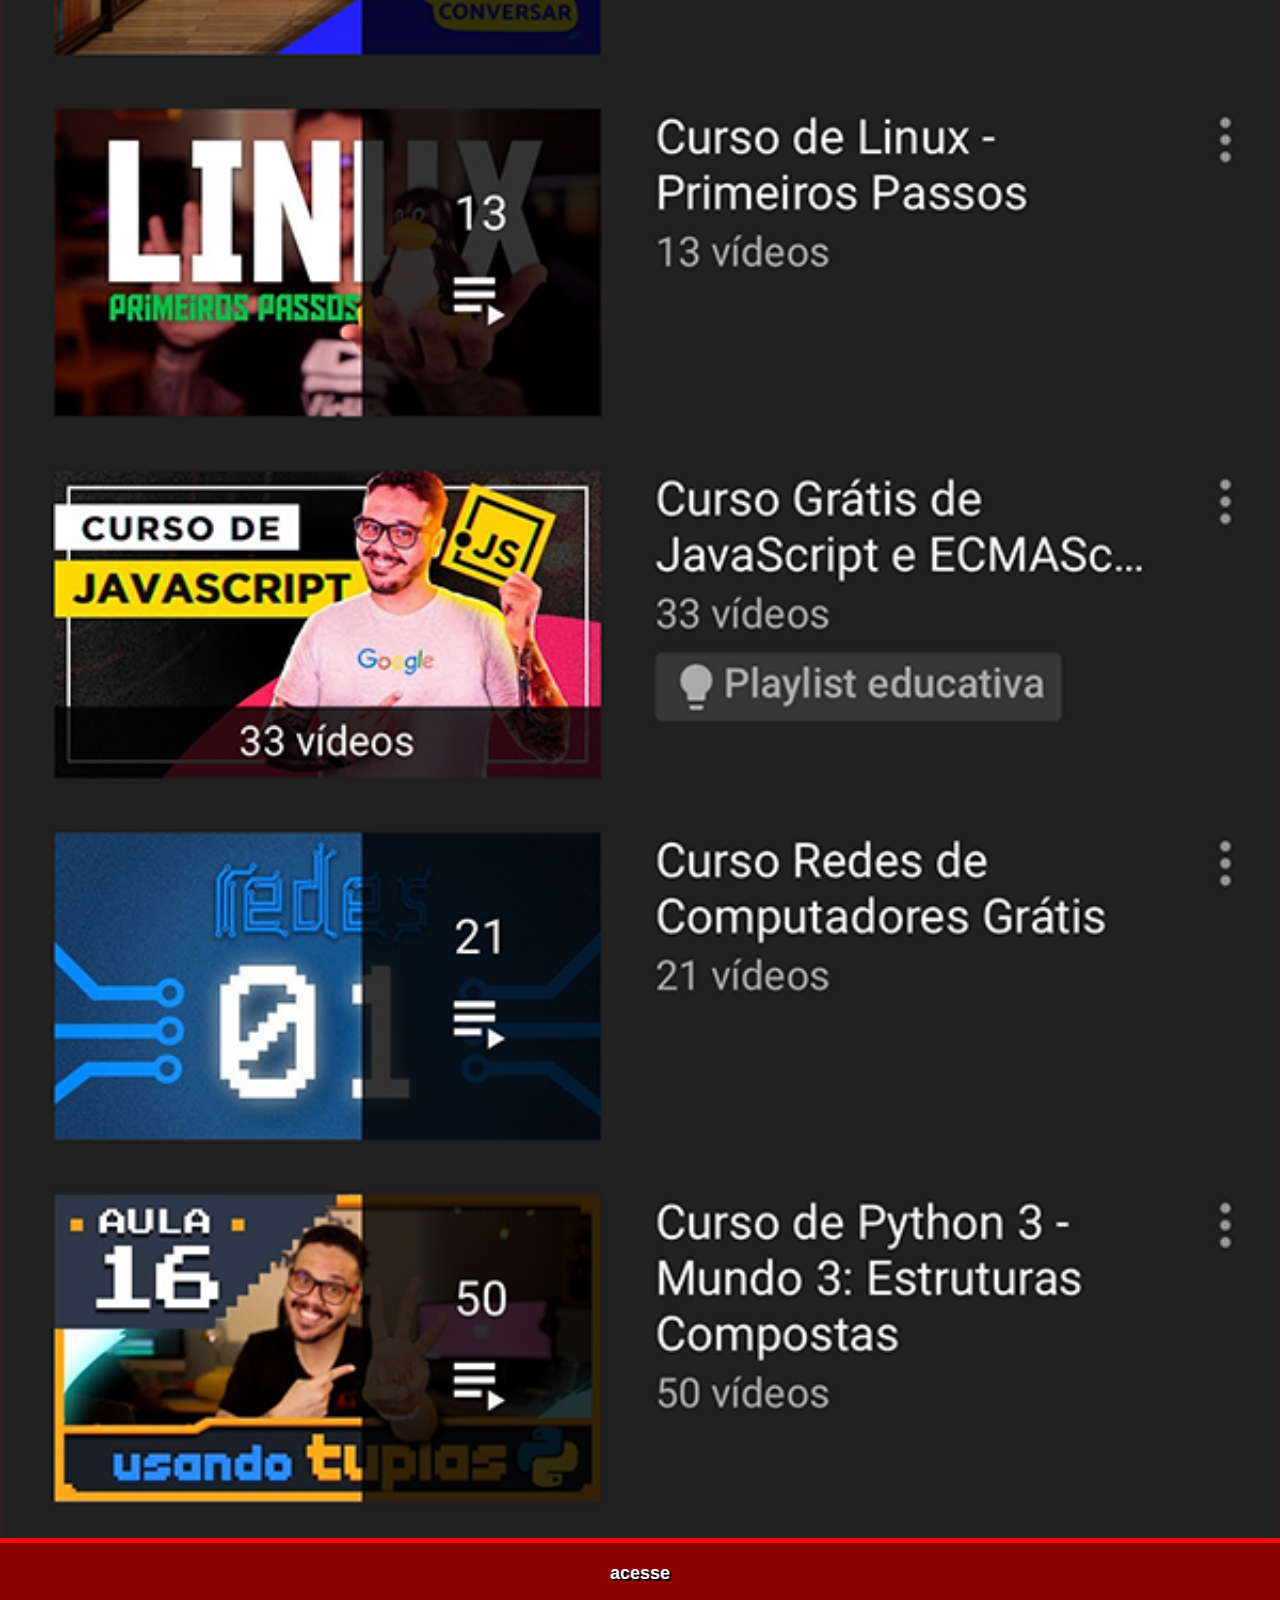
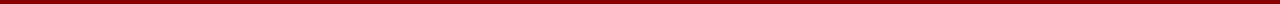
<file: youtube.html>
<!DOCTYPE html>
<html lang="pt-br">
<head>
    <meta charset="UTF-8">
    <meta http-equiv="X-UA-Compatible" content="IE=edge">
    <meta name="viewport" content="width=device-width, initial-scale=1.0">
    <title>youtube</title>
    <link rel="stylesheet" href="social.css">
</head>
<body>

<img src="imagens/tela-youtube.png" alt="">
<a href="https://www.youtube.com/results?search_query=curso+em+video" target="_blank" >acesse</a>
    
</body>
</html>
</file>
<file: style.css>
@charset "UTF-8";

*{
    margin: 0px;
    padding: 0px;
    font-family: Arial, Helvetica, sans-serif;
}
html, body {
    height:100vh ;
    width: 100vw;
    background-color: black;
}
body{
    background: url(imagens/fundo-madeira.jpg) no-repeat top center;
    background-size: cover;
}
main {
    position: relative;
    height: 100vh;
    }
    ::-webkit-scrollbar { /* some a barra de rolagem*/
            width: 0px;
            height: 0px;}
#telefone {
    position: absolute;
    top: 50%;
    left: 50%;
    transform: translate(-50%, -50%);
    height: 627px;
    width: 311px;
    background:  url(imagens/frame-iphone.png) no-repeat;
}
iframe {
    position: relative;
    top: 80px;
    left: 22px;
    height: 470px;
    width: 267px;
}
#redes-sociais {
    text-align: right;
}
#redes-sociais img {
    width: 50px;
    margin: 10px;
    border-radius: 50%;
    box-shadow: 2px 2px 5px black;
    box-sizing: border-box; /* para a borda fazer parte da caixa, sem isso quando passa o mouse em cima os outros se mexem*/
}
#redes-sociais img:hover {
    border: 2px solid rgba(5, 0, 0, 0.404);
    transform: translate(-3px, -3px);
    box-shadow: 5px 5px 10px black;
    width: 60px;
    transition: transform 0.3s;
}
</file>
<file: social.css>
* {
    margin: 0px;
    padding: 0px;
    font-family: Arial, Helvetica, sans-serif;
}
::-webkit-scrollbar { /* some a barra de rolagem*/
    width: 0px;
    height: 0px;
}
img {
    width: 100vw;
}
a {
    display: block;
    background-color: darkred;
    padding: 20px;
    text-align: center;
    text-decoration: none;
    font-weight: bold;
    color: white;
}
:hover {
    background-color: red;
    text-shadow: 2px 2px black;
    font-size: 18px;
}
</file>
